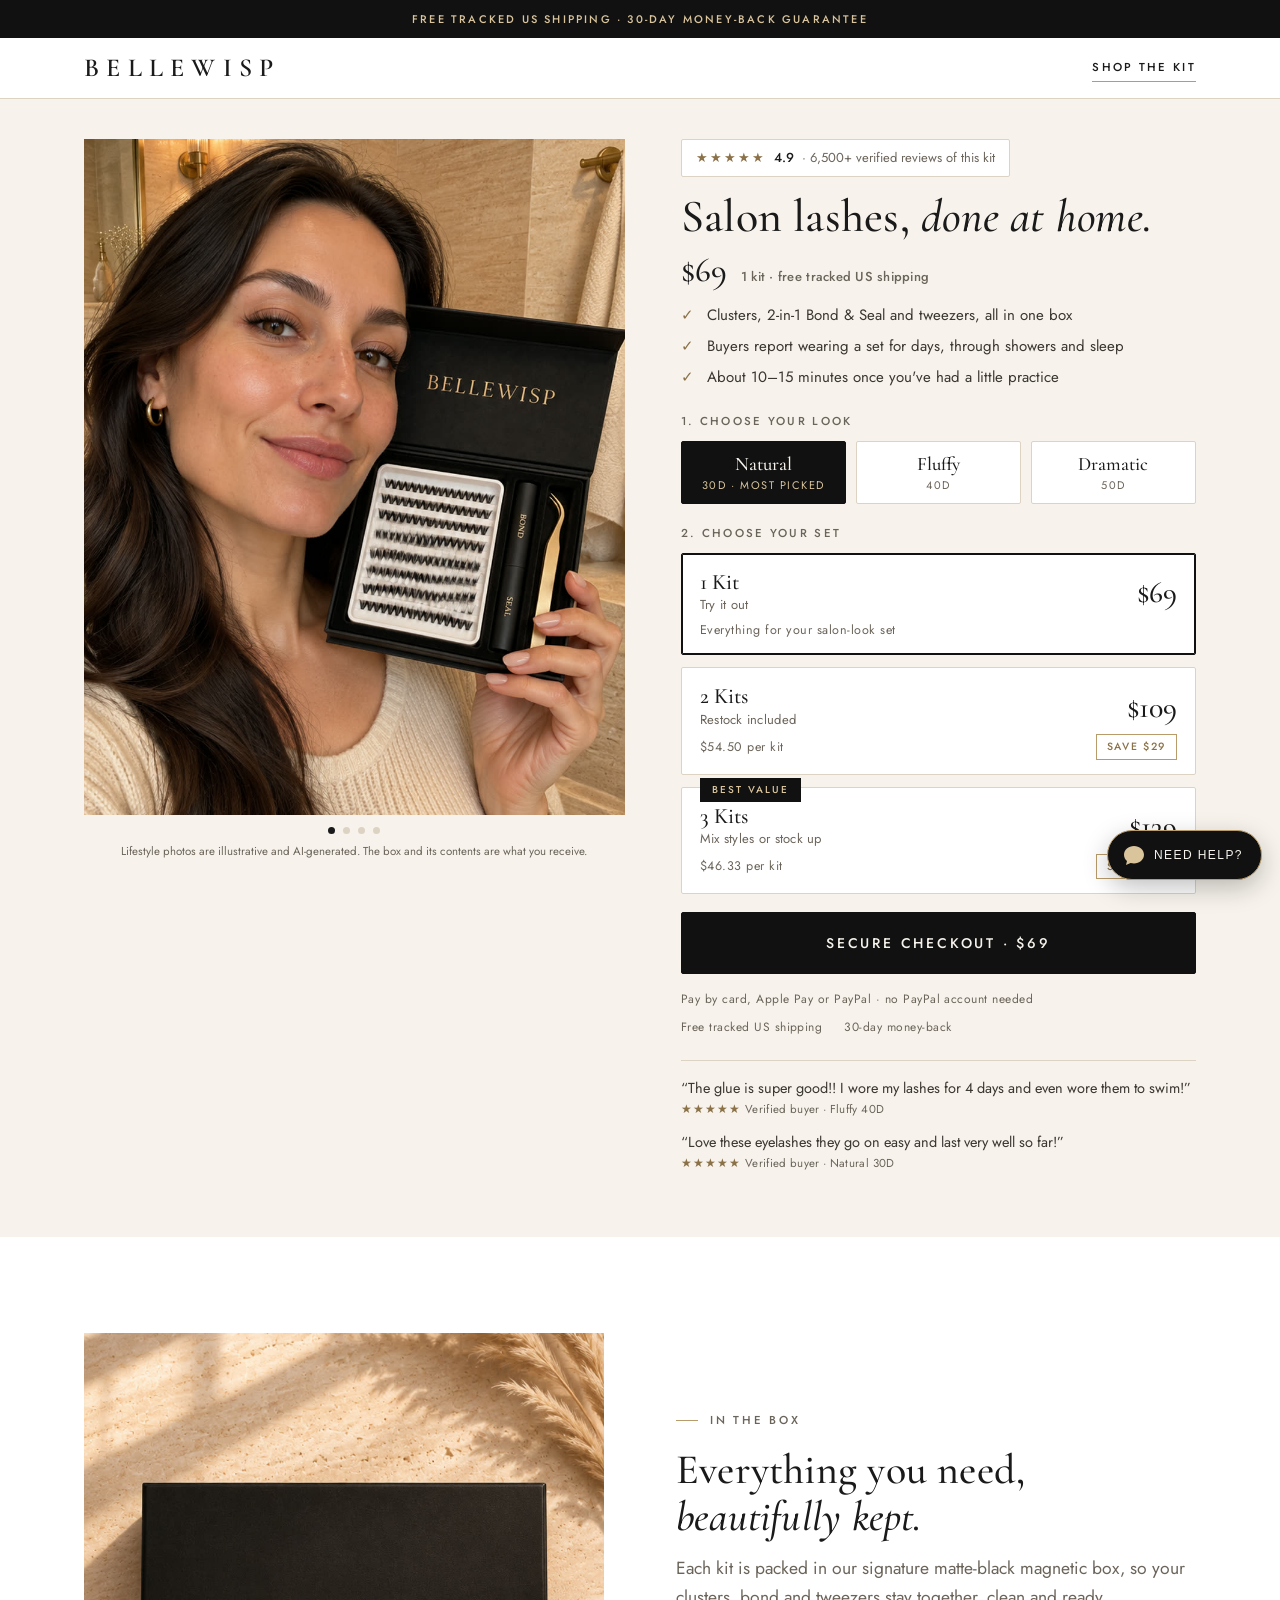
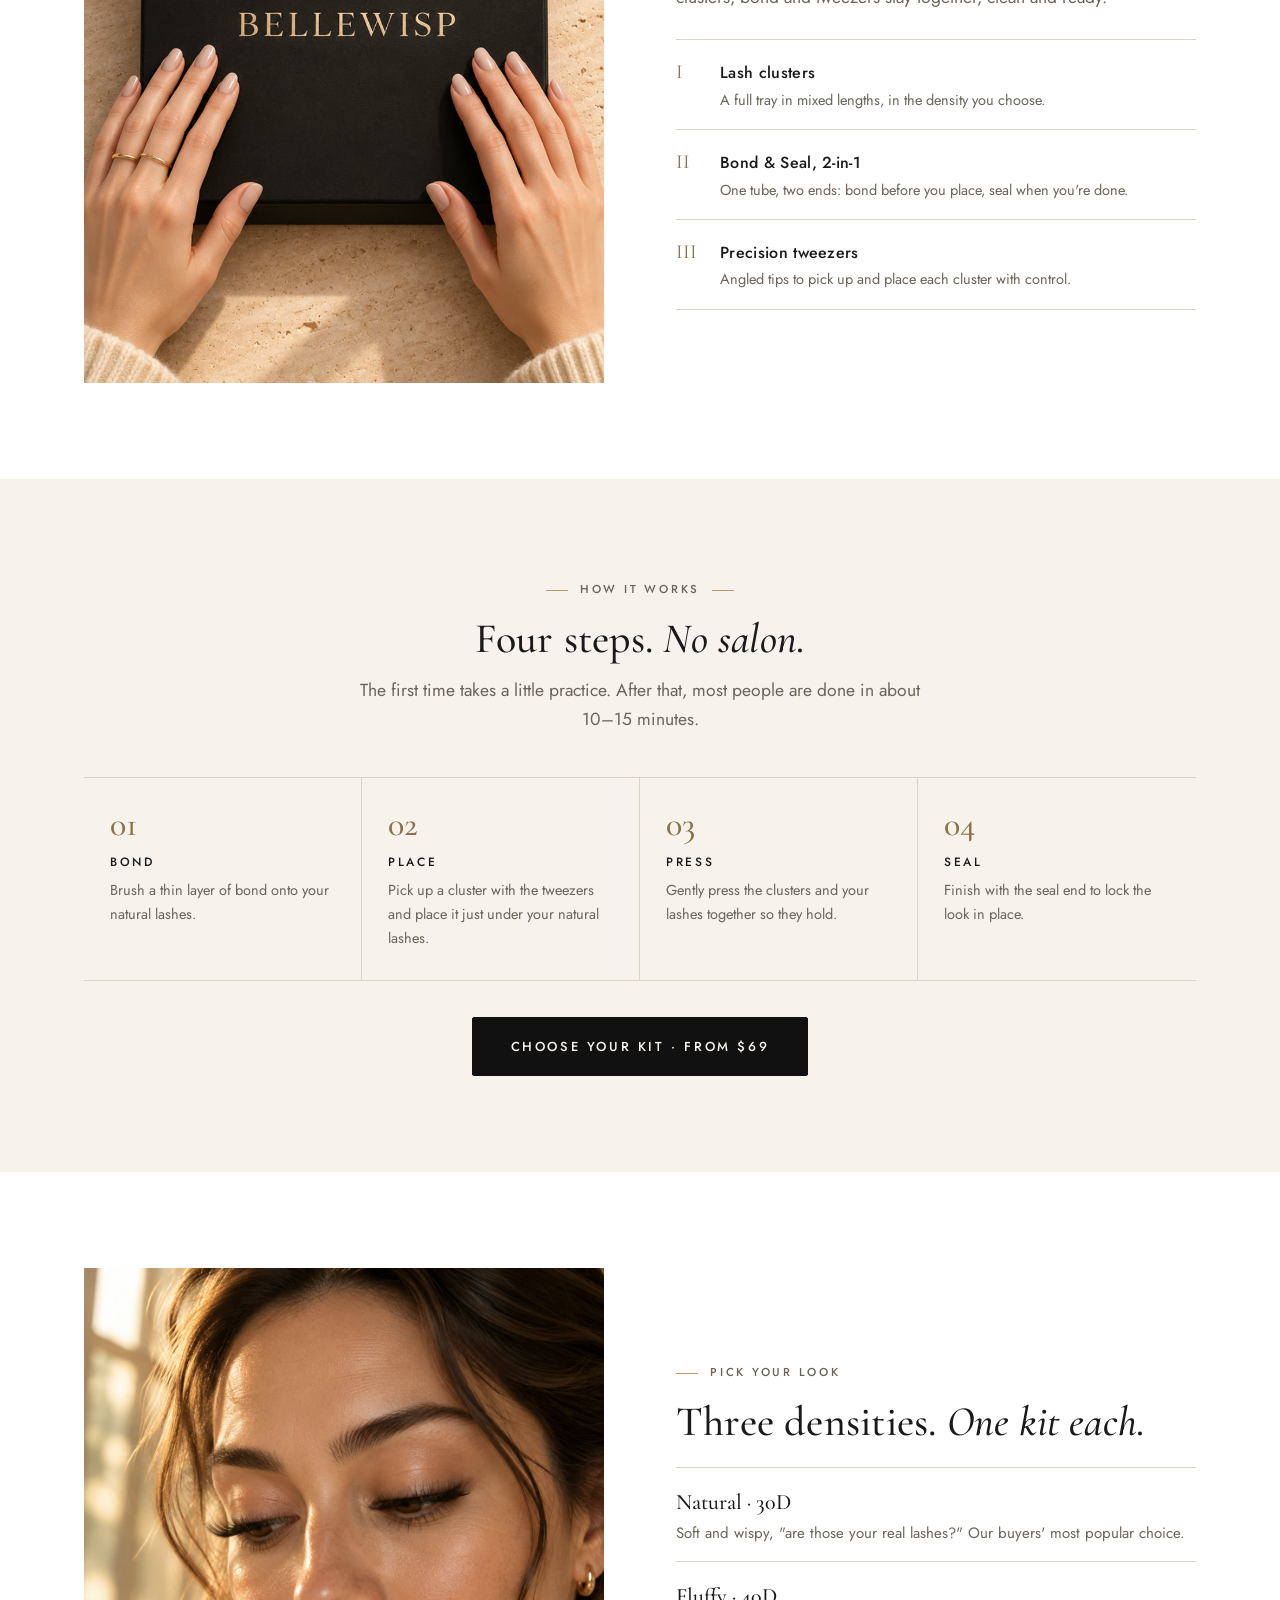
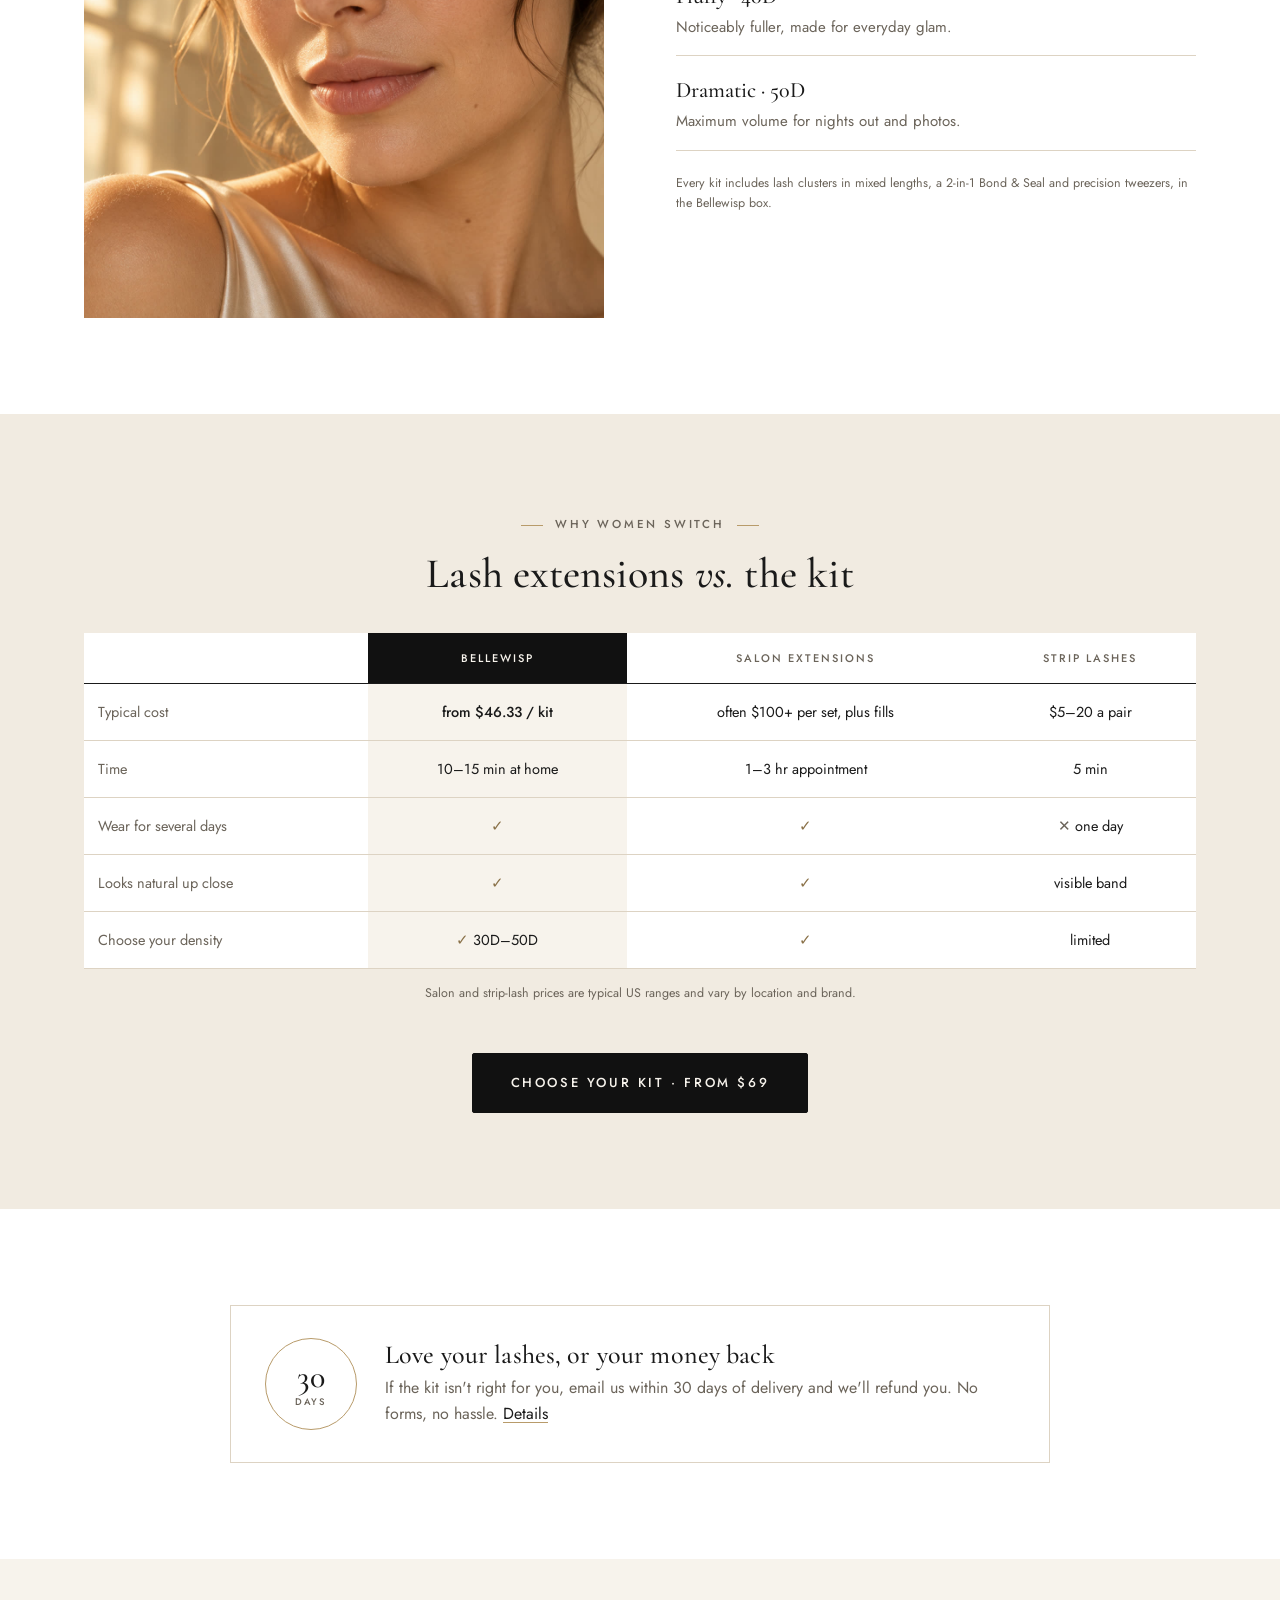
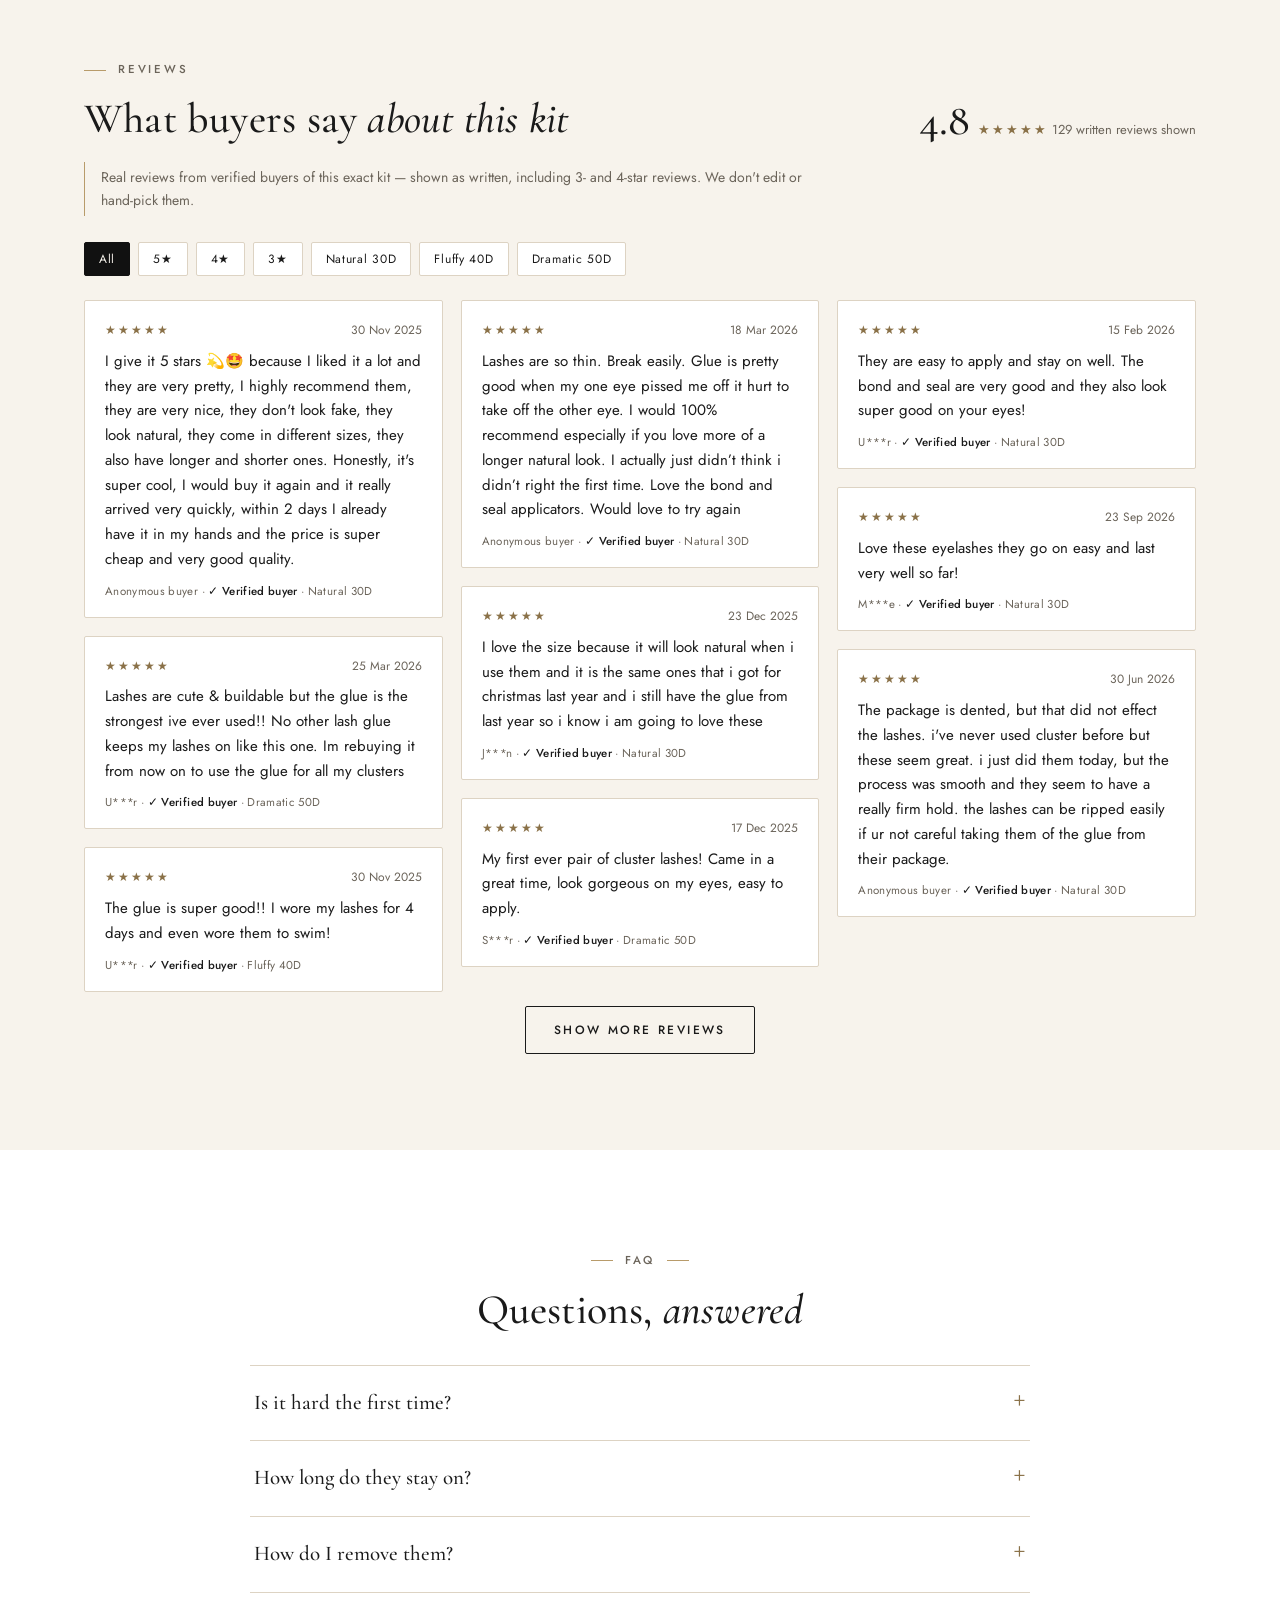
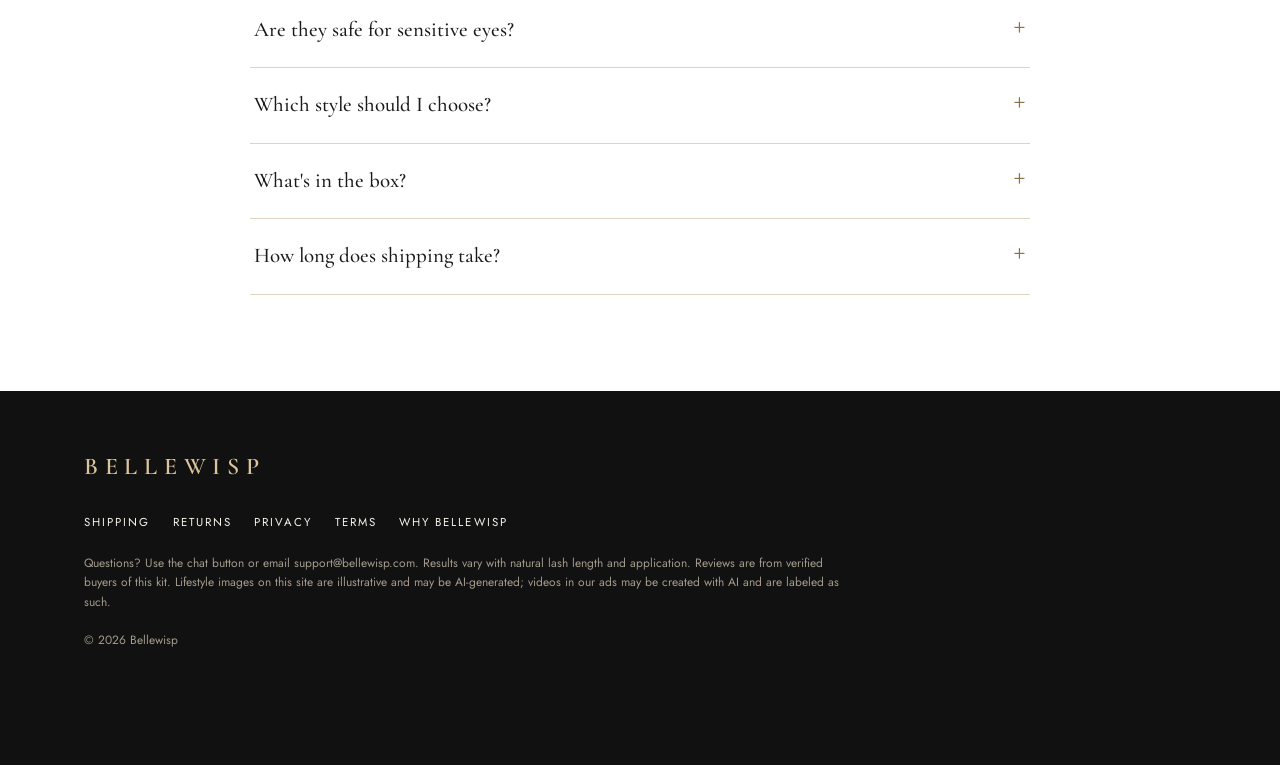
<file: index.html>
<!doctype html>
<html lang="en">
<head>
<meta charset="utf-8">
<meta name="viewport" content="width=device-width, initial-scale=1">
<title>Bellewisp — Salon Lashes, Done at Home</title>
<meta name="description" content="The Bellewisp cluster lash kit: lash clusters, a 2-in-1 Bond &amp; Seal and precision tweezers in our signature box. Salon lashes at home. Free tracked US shipping.">
<meta name="theme-color" content="#111111">
<meta property="og:type" content="website">
<meta property="og:title" content="Bellewisp — Salon Lashes, Done at Home">
<meta property="og:description" content="The at-home cluster lash kit: clusters, Bond &amp; Seal and tweezers in our signature box. Free tracked shipping · 30-day money-back guarantee.">
<meta property="og:image" content="https://bellewisp.com/assets/premium/box-black.jpg?v=2">
<link rel="icon" href="data:image/svg+xml,%3Csvg xmlns='http://www.w3.org/2000/svg' viewBox='0 0 64 64'%3E%3Crect width='64' height='64' fill='%23111111'/%3E%3Ctext x='32' y='44' font-size='34' text-anchor='middle' fill='%23C9AE7E' font-family='Georgia,serif'%3EB%3C/text%3E%3C/svg%3E">
<link rel="preconnect" href="https://fonts.googleapis.com">
<link rel="preconnect" href="https://fonts.gstatic.com" crossorigin>
<link href="https://fonts.googleapis.com/css2?family=Cormorant+Garamond:ital,wght@0,500;0,600;1,500&family=Jost:wght@300;400;500&display=swap" rel="stylesheet">
<link rel="stylesheet" href="styles.css?v=8">
<link rel="preload" as="image" href="assets/premium/p4-selfie.jpg">
<!-- Meta Pixel -->
<script>
window.META_PIXEL_ID = "3584146345123169";
if (window.META_PIXEL_ID) {
  !function(f,b,e,v,n,t,s){if(f.fbq)return;n=f.fbq=function(){n.callMethod?
  n.callMethod.apply(n,arguments):n.queue.push(arguments)};if(!f._fbq)f._fbq=n;
  n.push=n;n.loaded=!0;n.version='2.0';n.queue=[];t=b.createElement(e);t.async=!0;
  t.src=v;s=b.getElementsByTagName(e)[0];s.parentNode.insertBefore(t,s)}(window,
  document,'script','https://connect.facebook.net/en_US/fbevents.js');
  fbq('init', window.META_PIXEL_ID); fbq('track', 'PageView'); fbq('track', 'ViewContent', {content_name: 'Bellewisp cluster lash kit', content_ids: ['1kit','2kit','3kit'], content_type: 'product', value: 69.00, currency: 'USD'});
}
</script>
<noscript><img height="1" width="1" style="display:none" alt="" src="https://www.facebook.com/tr?id=3584146345123169&ev=PageView&noscript=1"></noscript>
<!-- Microsoft Clarity: paste the project id and deploy -->
<script>
window.CLARITY_ID = "zg7ny8o7dw";
if (window.CLARITY_ID) (function(c,l,a,r,i,t,y){c[a]=c[a]||function(){(c[a].q=c[a].q||[]).push(arguments)};t=l.createElement(r);t.async=1;t.src="https://www.clarity.ms/tag/"+i;y=l.getElementsByTagName(r)[0];y.parentNode.insertBefore(t,y);})(window,document,"clarity","script",window.CLARITY_ID);
</script>
</head>
<body>

<div class="topbar">Free tracked US shipping · 30-day <span class="hide-sm">money-back </span>guarantee</div>

<header>
  <div class="header-in">
    <a class="logo" href="#">Bellewisp</a>
    <a class="header-cta" href="#offer">Shop the kit</a>
  </div>
</header>

<!-- HERO = BUY BOX (21.11 CRO: price, style, bundle and checkout above the fold — Clarity showed ~1 in 8 visitors ever reached the old offer section) -->
<section class="pdp" id="offer">
  <div class="container pdp-grid">
    <div class="gallery-wrap">
      <div class="gallery" id="gallery" tabindex="0" aria-label="Product photos">
        <figure><img src="assets/premium/p4-selfie.jpg" width="900" height="1608" alt="Woman wearing soft cluster lashes, holding the open Bellewisp box with clusters, Bond and Seal and gold tweezers" loading="eager" fetchpriority="high"></figure>
        <figure><img src="assets/premium/box-black.jpg?v=2" width="1200" height="1200" alt="What's in the box: a tray of lash clusters, a dual-ended Bond / Seal tube and curved gold tweezers" loading="lazy"></figure>
        <figure><img src="assets/premium/p5-half.jpg" width="900" height="1608" alt="One eye with lash clusters, one without" loading="lazy"><figcaption>One eye done, one eye not</figcaption></figure>
        <figure><img src="assets/premium/model-closeup.jpg" width="1200" height="1500" alt="Close-up of soft, wispy cluster lashes" loading="lazy"></figure>
      </div>
      <div class="dots" id="dots" aria-hidden="true"><i class="on"></i><i></i><i></i><i></i></div>
      <p class="g-note">Lifestyle photos are illustrative and AI-generated. The box and its contents are what you receive.</p>
    </div>
    <div class="buybox">
      <a class="rating-pill" href="#reviews"><span class="stars">★★★★★</span> <b>4.9</b> · 6,500+ verified reviews of this kit</a>
      <h1>Salon lashes, <em>done at home.</em></h1>
      <div class="pdp-price"><span id="pdp-price">$69</span> <small id="pdp-per">1 kit · free tracked US shipping</small></div>
      <ul class="ticks">
        <li>Clusters, 2-in-1 Bond &amp; Seal and tweezers, all in one box</li>
        <li>Buyers report wearing a set for days, through showers and sleep</li>
        <li>About 10–15 minutes once you've had a little practice</li>
      </ul>
      <div class="opt-label">1. Choose your look</div>
      <div class="picker" id="picker">
        <button type="button" data-style="30D" class="on">Natural<small>30D · most picked</small></button>
        <button type="button" data-style="40D">Fluffy<small>40D</small></button>
        <button type="button" data-style="50D">Dramatic<small>50D</small></button>
      </div>
      <div class="opt-label">2. Choose your set</div>
      <div class="bundles">
        <div class="bundle selected" data-sku="1kit" role="button" tabindex="0">
          <h3>1 Kit</h3><p class="qty-note">Try it out</p>
          <div class="price">$69</div><div class="per">Everything for your salon-look set</div>
        </div>
        <div class="bundle" data-sku="2kit" role="button" tabindex="0">
          <h3>2 Kits</h3><p class="qty-note">Restock included</p>
          <div class="price">$109</div><div class="per">$54.50 per kit</div><span class="save">Save $29</span>
        </div>
        <div class="bundle" data-sku="3kit" role="button" tabindex="0">
          <span class="tag">BEST VALUE</span>
          <h3>3 Kits</h3><p class="qty-note">Mix styles or stock up</p>
          <div class="price">$139</div><div class="per">$46.33 per kit</div><span class="save">Save $68</span>
        </div>
      </div>
      <button class="cta-btn buy-btn" id="checkout-btn" type="button">Secure checkout · $69</button>
      <div class="secure"><span>Pay by card, Apple Pay or PayPal · no PayPal account needed</span><span>Free tracked US shipping</span><span>30-day money-back</span></div>
      <p class="mix-note" id="mix-note" hidden>Want different styles in your set? Pick them on the confirmation page after checkout.</p>
      <div class="mini-revs">
        <blockquote>“The glue is super good!! I wore my lashes for 4 days and even wore them to swim!”<cite>Verified buyer · Fluffy 40D</cite></blockquote>
        <blockquote>“Love these eyelashes they go on easy and last very well so far!”<cite>Verified buyer · Natural 30D</cite></blockquote>
      </div>
    </div>
  </div>
</section>

<!-- IN THE BOX -->
<section class="section">
  <div class="container split">
    <div class="split-img tall"><img src="assets/premium/p2-unbox.jpg" width="900" height="1609" alt="Hands resting on the closed black Bellewisp box" loading="lazy"></div>
    <div>
      <span class="eyebrow">In the box</span>
      <h2>Everything you need, <em>beautifully kept.</em></h2>
      <p class="lead">Each kit is packed in our signature matte-black magnetic box, so your clusters, bond and tweezers stay together, clean and ready.</p>
      <ul class="contents">
        <li><span class="n">I</span><div><b>Lash clusters</b><span>A full tray in mixed lengths, in the density you choose.</span></div></li>
        <li><span class="n">II</span><div><b>Bond &amp; Seal, 2-in-1</b><span>One tube, two ends: bond before you place, seal when you're done.</span></div></li>
        <li><span class="n">III</span><div><b>Precision tweezers</b><span>Angled tips to pick up and place each cluster with control.</span></div></li>
      </ul>
    </div>
  </div>
</section>

<!-- HOW IT WORKS -->
<section class="section soft">
  <div class="container center">
    <span class="eyebrow">How it works</span>
    <h2>Four steps. <em>No salon.</em></h2>
    <p class="lead">The first time takes a little practice. After that, most people are done in about 10–15 minutes.</p>
    <div class="steps">
      <div class="step"><b>01</b><h3>Bond</h3><p>Brush a thin layer of bond onto your natural lashes.</p></div>
      <div class="step"><b>02</b><h3>Place</h3><p>Pick up a cluster with the tweezers and place it just under your natural lashes.</p></div>
      <div class="step"><b>03</b><h3>Press</h3><p>Gently press the clusters and your lashes together so they hold.</p></div>
      <div class="step"><b>04</b><h3>Seal</h3><p>Finish with the seal end to lock the look in place.</p></div>
    </div>
    <a class="cta-btn band-btn" href="#offer">Choose your kit · from $69</a>
  </div>
</section>

<!-- STYLES -->
<section class="section">
  <div class="container style-grid">
    <div class="style-card"><img src="assets/premium/model-closeup.jpg" width="1200" height="1500" alt="Editorial close-up of a woman wearing soft cluster lashes" loading="lazy"></div>
    <div>
      <span class="eyebrow">Pick your look</span>
      <h2>Three densities. <em>One kit each.</em></h2>
      <div class="densities">
        <p><b>Natural · 30D</b>Soft and wispy, "are those your real lashes?" Our buyers' most popular choice.</p>
        <p><b>Fluffy · 40D</b>Noticeably fuller, made for everyday glam.</p>
        <p><b>Dramatic · 50D</b>Maximum volume for nights out and photos.</p>
      </div>
      <p class="note">Every kit includes lash clusters in mixed lengths, a 2-in-1 Bond &amp; Seal and precision tweezers, in the Bellewisp box.</p>
    </div>
  </div>
</section>

<!-- COMPARE -->
<section class="section stone">
  <div class="container center">
    <span class="eyebrow">Why women switch</span>
    <h2>Lash extensions <em>vs.</em> the kit</h2>
    <div class="compare-wrap">
    <table class="compare">
      <tr><th></th><th class="us">Bellewisp</th><th>Salon extensions</th><th>Strip lashes</th></tr>
      <tr><td>Typical cost</td><td class="us"><b>from $46.33 / kit</b></td><td>often $100+ per set, plus fills</td><td>$5–20 a pair</td></tr>
      <tr><td>Time</td><td class="us">10–15 min at home</td><td>1–3 hr appointment</td><td>5 min</td></tr>
      <tr><td>Wear for several days</td><td class="us"><span class="yes">✓</span></td><td><span class="yes">✓</span></td><td><span class="no">✕</span> one day</td></tr>
      <tr><td>Looks natural up close</td><td class="us"><span class="yes">✓</span></td><td><span class="yes">✓</span></td><td>visible band</td></tr>
      <tr><td>Choose your density</td><td class="us"><span class="yes">✓</span> 30D–50D</td><td><span class="yes">✓</span></td><td>limited</td></tr>
    </table>
    </div>
    <p class="note" style="margin-top:14px">Salon and strip-lash prices are typical US ranges and vary by location and brand.</p>
    <a class="cta-btn band-btn" href="#offer">Choose your kit · from $69</a>
  </div>
</section>

<!-- GUARANTEE -->
<section class="section">
  <div class="container">
    <div class="guarantee">
      <div class="seal">30<small>DAYS</small></div>
      <div><h3 style="margin-bottom:6px">Love your lashes, or your money back</h3><p style="margin:0;color:var(--muted)">If the kit isn't right for you, email us within 30 days of delivery and we'll refund you. No forms, no hassle. <a href="policies/returns.html">Details</a></p></div>
    </div>
  </div>
</section>

<!-- REVIEWS -->
<section class="section soft" id="reviews">
  <div class="container">
    <div class="rev-head">
      <div><span class="eyebrow">Reviews</span><h2 style="margin:0">What buyers say <em>about this kit</em></h2></div>
      <div class="rev-score"><b id="rev-avg">–</b><span class="stars">★★★★★</span> <span id="rev-n"></span></div>
    </div>
    <div class="rev-source">
      Real reviews from verified buyers of this exact kit — shown as written, including 3- and 4-star reviews. We don't edit or hand-pick them.
    </div>
    <div class="rev-filter" id="rev-filter">
      <button type="button" data-f="all" class="on">All</button>
      <button type="button" data-f="5">5★</button>
      <button type="button" data-f="4">4★</button>
      <button type="button" data-f="3">3★</button>
      <button type="button" data-f="30D">Natural 30D</button>
      <button type="button" data-f="40D">Fluffy 40D</button>
      <button type="button" data-f="50D">Dramatic 50D</button>
    </div>
    <div class="rev-grid" id="rev-grid"></div>
    <button class="more-btn" id="rev-more" type="button">Show more reviews</button>
  </div>
</section>

<!-- FAQ -->
<section class="section">
  <div class="container center">
    <span class="eyebrow">FAQ</span>
    <h2>Questions, <em>answered</em></h2>
    <div class="faq" style="text-align:left">
      <details><summary>Is it hard the first time?</summary><p>There's a small learning curve — expect your first set to take a bit longer. Start with fewer clusters on the outer corners, then build in. Many first-time buyers in the reviews say it was easier than they expected.</p></details>
      <details><summary>How long do they stay on?</summary><p>It depends on your lashes and routine. Buyers commonly report wearing a set for several days, including through showers and sleep, when the seal is applied. Avoid oil-based products near your lashes while wearing them.</p></details>
      <details><summary>How do I remove them?</summary><p>Use an oil-based lash or makeup remover, let it soften the bond for a minute, then slide the clusters off gently. Never pull them off dry — that can take natural lashes with them.</p></details>
      <details><summary>Are they safe for sensitive eyes?</summary><p>The bond is applied to your lashes, not your skin or eye. If you have sensitive eyes or allergies, do a patch test 24 hours before your first use and stop using it if you notice irritation. Not for use on children.</p></details>
      <details><summary>Which style should I choose?</summary><p>Not sure? Go with Natural (30D) — it's the most popular choice by far among buyers of this kit. Want to try more than one? The 3-kit bundle lets you mix styles.</p></details>
      <details><summary>What's in the box?</summary><p>Each kit arrives in our signature black Bellewisp box: a tray of lash clusters in mixed lengths (in the style you choose), a 2-in-1 Bond &amp; Seal and precision tweezers.</p></details>
      <details><summary>How long does shipping take?</summary><p>Each kit is packed in our signature box, so orders are dispatched within 5&#8288;–&#8288;10 business days. US delivery then typically takes 5&#8288;–&#8288;10 business days after dispatch, and you'll get a tracking number by email. Shipping is free. <a href="policies/shipping.html">Shipping policy</a></p></details>
    </div>
  </div>
</section>

<footer>
  <div class="container">
    <div class="f-logo">Bellewisp</div>
    <a href="policies/shipping.html">Shipping</a><a href="policies/returns.html">Returns</a><a href="policies/privacy.html">Privacy</a><a href="policies/terms.html">Terms</a><a href="reasons.html">Why Bellewisp</a>
    <p class="disc">Questions? Use the chat button or email support@bellewisp.com. Results vary with natural lash length and application. Reviews are from verified buyers of this kit. Lifestyle images on this site are illustrative and may be AI-generated; videos in our ads may be created with AI and are labeled as such.</p>
    <p class="disc">© 2026 Bellewisp</p>
  </div>
</footer>

<!-- small rotating verified-review toast (real reviews of this kit only) -->
<div class="proof-toast" id="proof-toast" hidden role="status" aria-live="polite">
  <div class="proof-stars">★★★★★</div>
  <p id="proof-text"></p>
  <div class="proof-who"><span id="proof-name"></span> · ✓ Verified buyer</div>
  <button class="proof-close" id="proof-close" type="button" aria-label="Close">×</button>
</div>

<div class="sticky-cta">
  <div class="p" id="sticky-price">$69 <small>1 kit · Natural 30D</small></div>
  <button class="cta-btn" id="sticky-btn" type="button">Checkout</button>
</div>

<div class="up-bg" id="upsell" hidden>
  <div class="up" role="dialog" aria-label="Bundle offer">
    <button class="up-x" id="up-x" type="button" aria-label="Close">&times;</button>
    <h3>A quick note before checkout</h3>
    <p id="up-body"></p>
    <div id="up-opts"></div>
    <button class="up-no" id="up-no" type="button"></button>
  </div>
</div>

<script src="app.js?v=11"></script>
<script src="chat.js?v=3"></script>
</body>
</html>
</file>
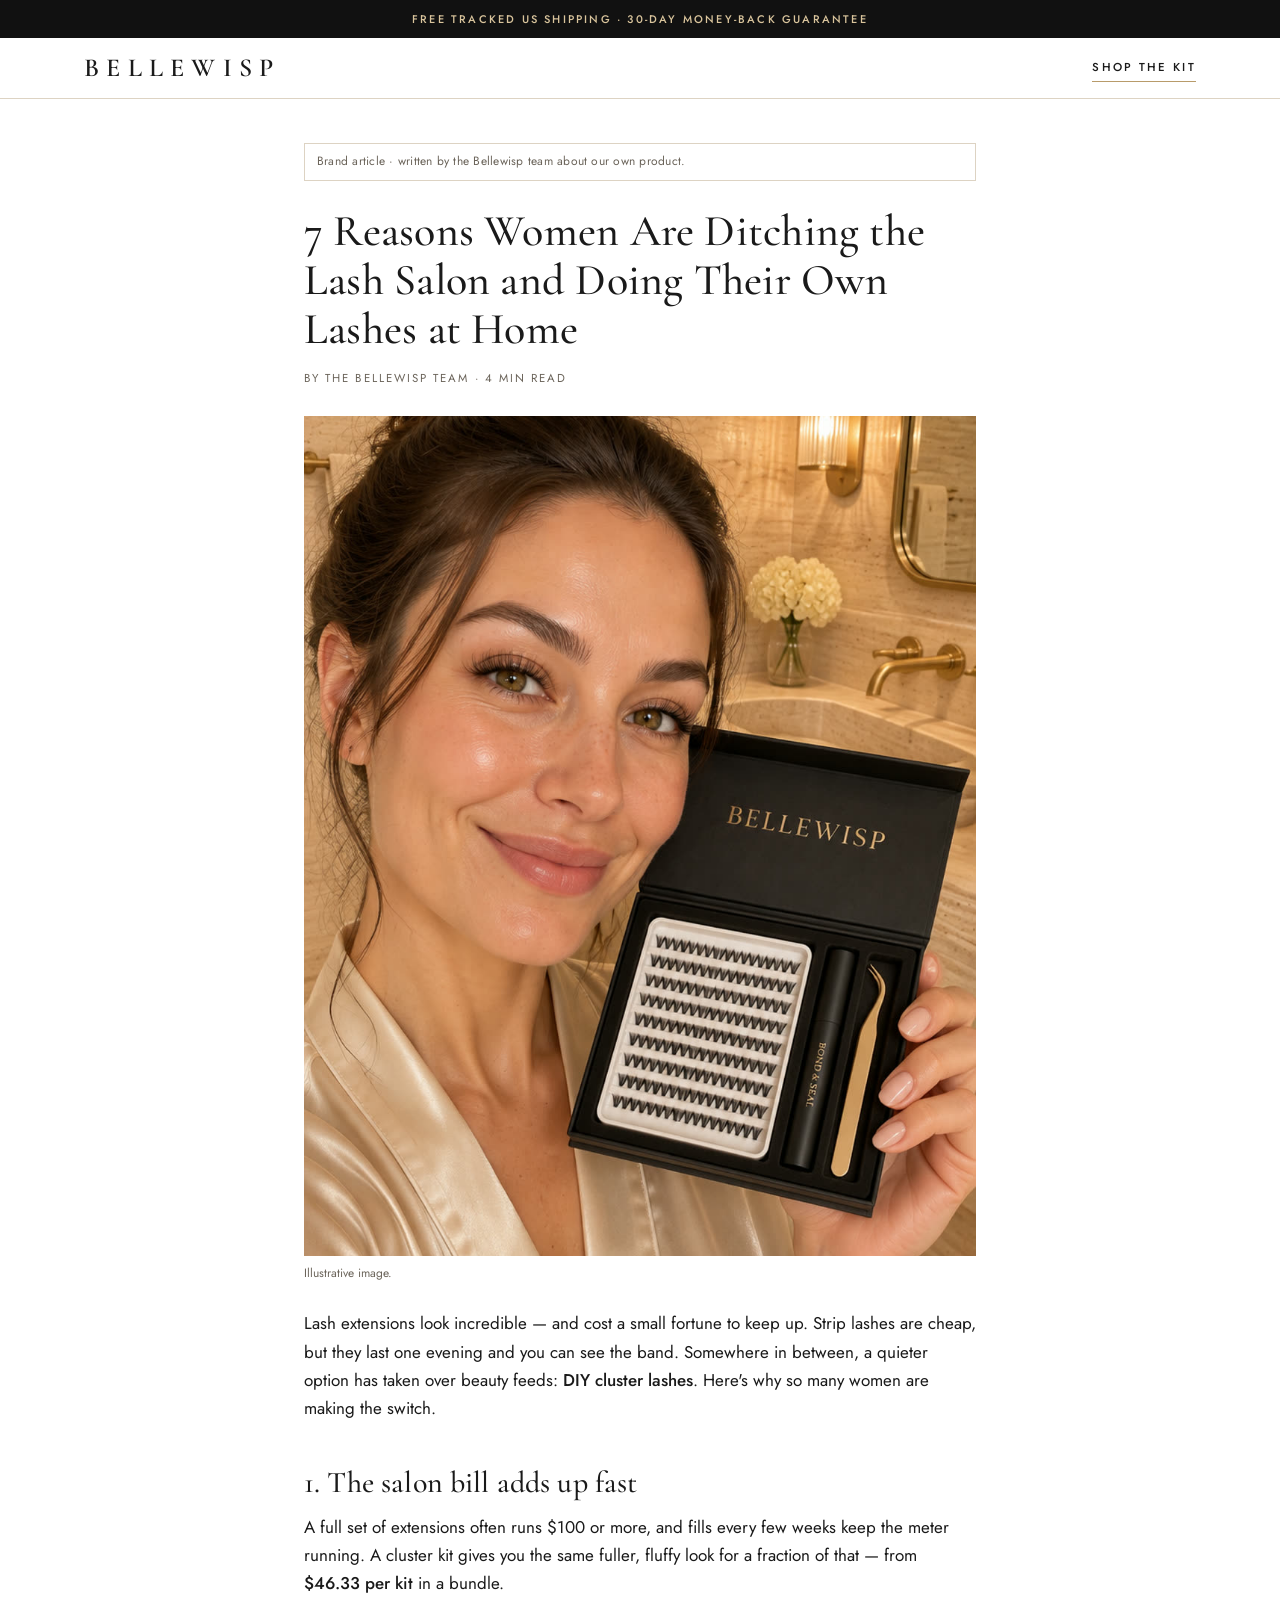
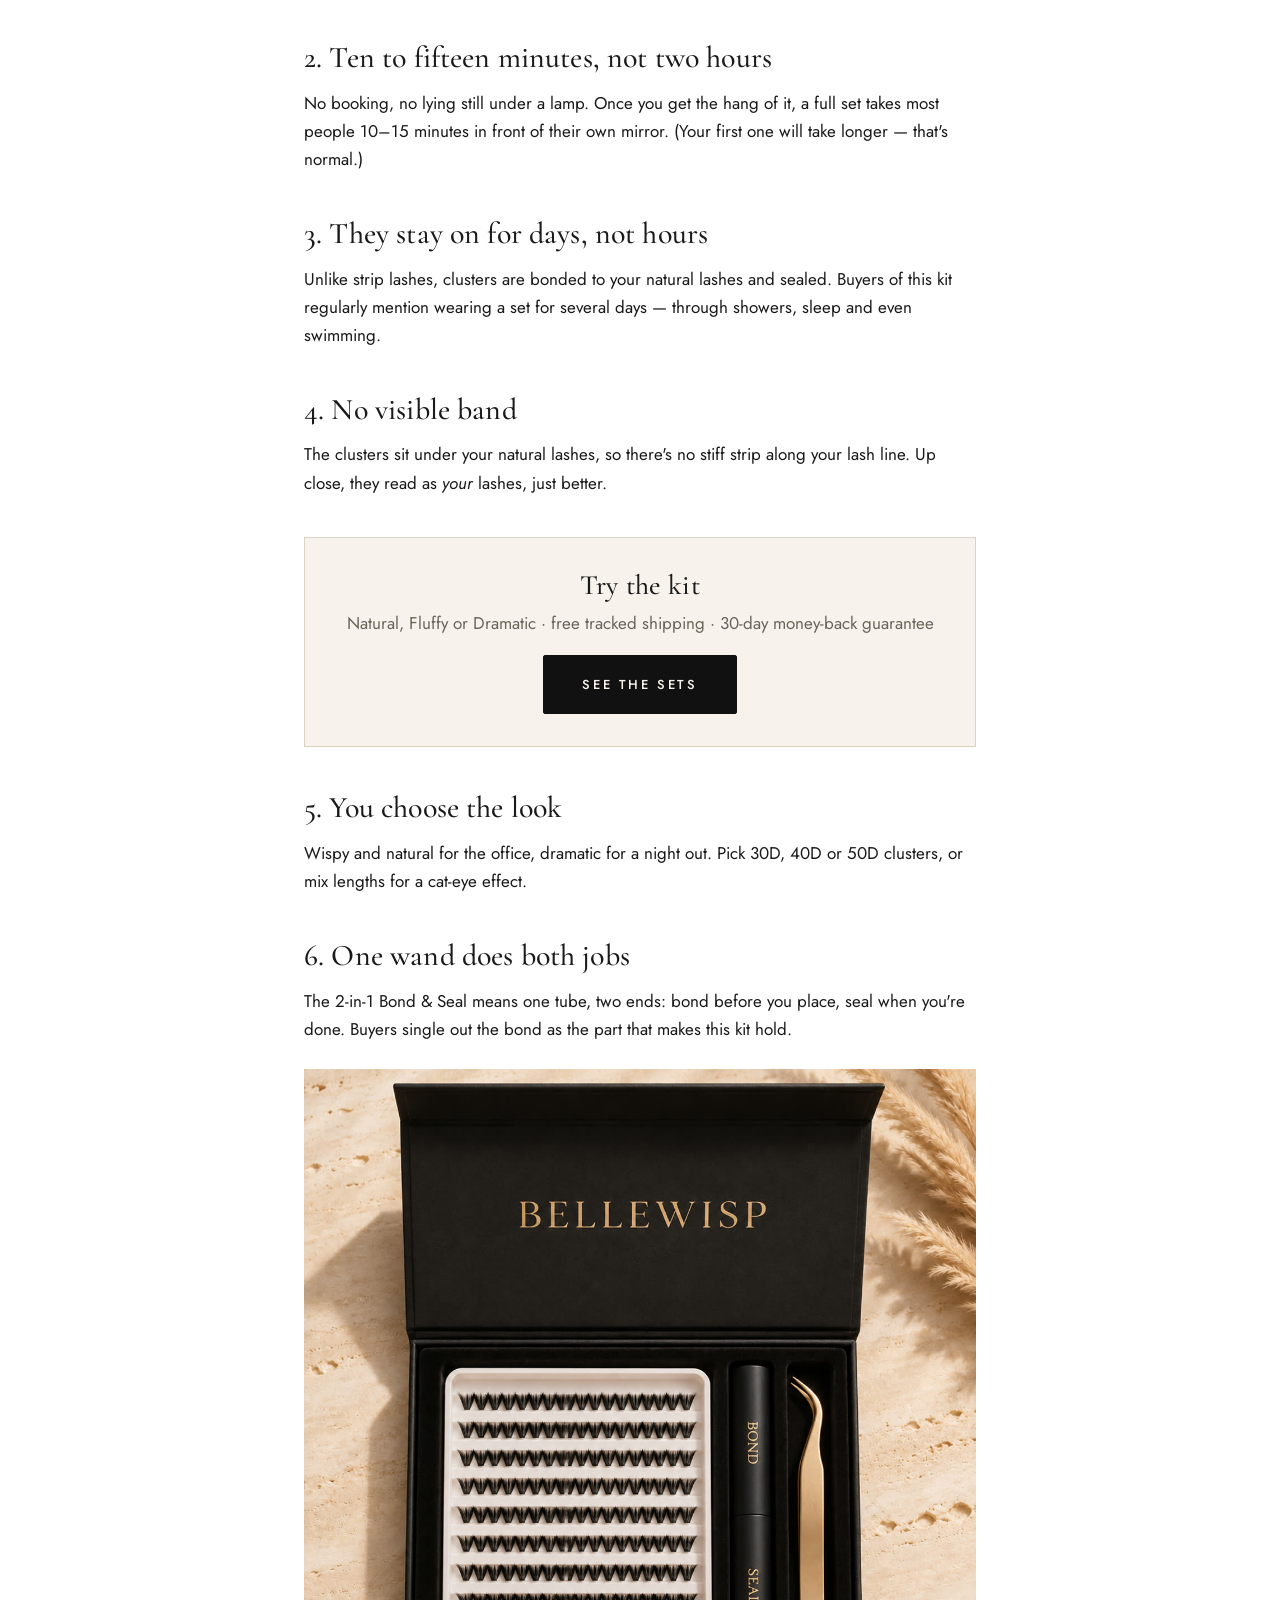
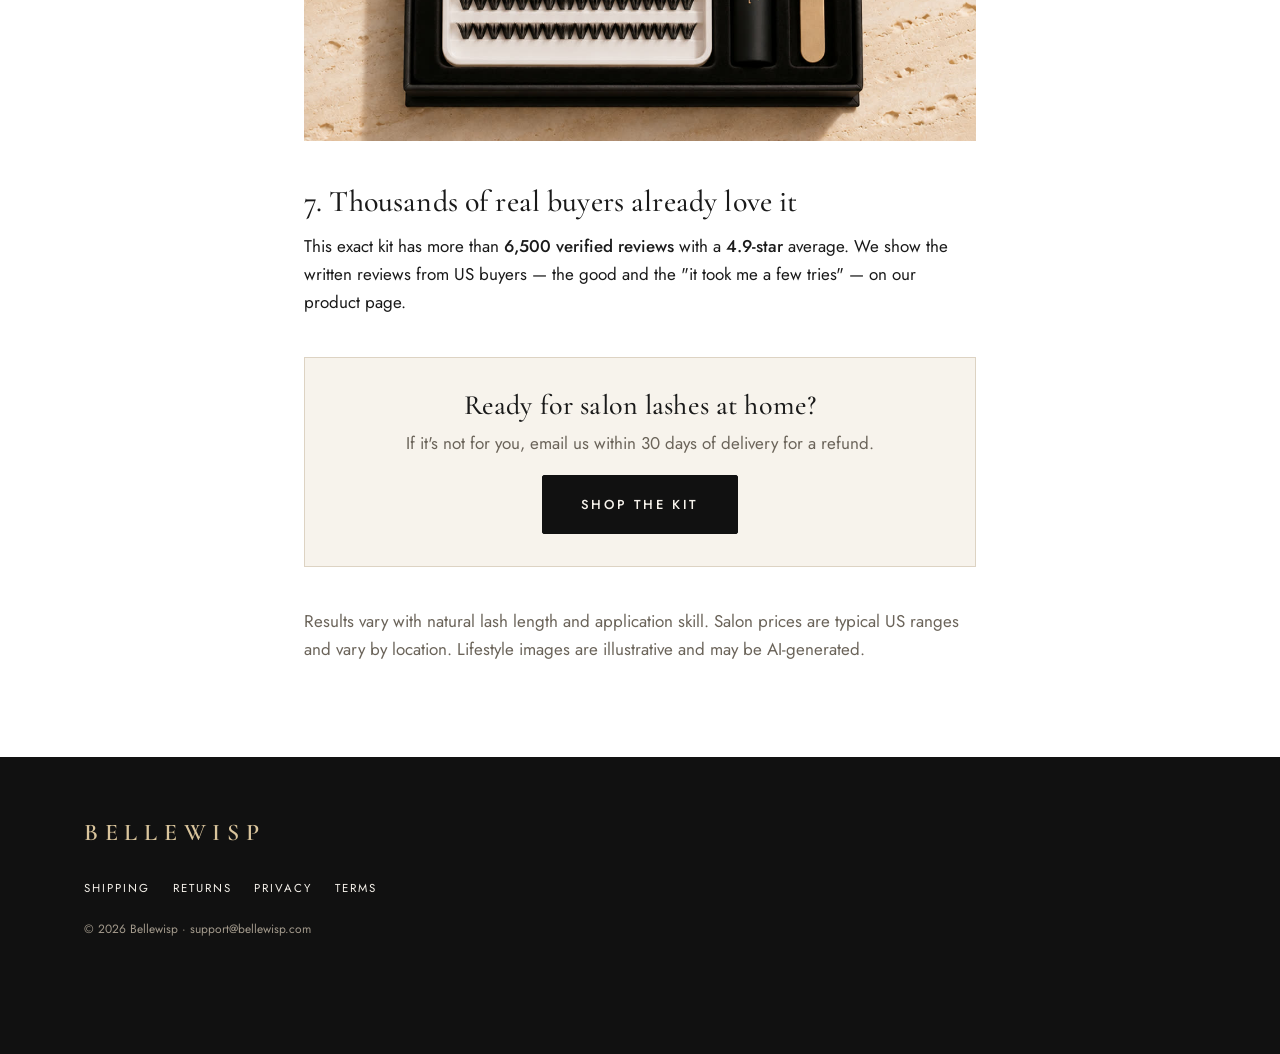
<file: reasons.html>
<!doctype html>
<html lang="en">
<head>
<meta charset="utf-8">
<meta name="viewport" content="width=device-width, initial-scale=1">
<title>7 Reasons Women Are Doing Their Own Lashes at Home | Bellewisp</title>
<meta name="description" content="Why DIY cluster lashes are replacing salon extensions and strip lashes — cost, time, and the look.">
<meta name="theme-color" content="#111111">
<meta property="og:image" content="https://bellewisp.com/assets/premium/p1-selfie-box.jpg">
<link rel="icon" href="data:image/svg+xml,%3Csvg xmlns='http://www.w3.org/2000/svg' viewBox='0 0 64 64'%3E%3Crect width='64' height='64' fill='%23111111'/%3E%3Ctext x='32' y='44' font-size='34' text-anchor='middle' fill='%23C9AE7E' font-family='Georgia,serif'%3EB%3C/text%3E%3C/svg%3E">
<link rel="preconnect" href="https://fonts.googleapis.com">
<link rel="preconnect" href="https://fonts.gstatic.com" crossorigin>
<link href="https://fonts.googleapis.com/css2?family=Cormorant+Garamond:ital,wght@0,500;0,600;1,500&family=Jost:wght@300;400;500&display=swap" rel="stylesheet">
<link rel="stylesheet" href="styles.css?v=6">
<script>
window.META_PIXEL_ID = "3584146345123169";
if (window.META_PIXEL_ID) {
  !function(f,b,e,v,n,t,s){if(f.fbq)return;n=f.fbq=function(){n.callMethod?
  n.callMethod.apply(n,arguments):n.queue.push(arguments)};if(!f._fbq)f._fbq=n;
  n.push=n;n.loaded=!0;n.version='2.0';n.queue=[];t=b.createElement(e);t.async=!0;
  t.src=v;s=b.getElementsByTagName(e)[0];s.parentNode.insertBefore(t,s)}(window,
  document,'script','https://connect.facebook.net/en_US/fbevents.js');
  fbq('init', window.META_PIXEL_ID); fbq('track', 'PageView'); fbq('track', 'ViewContent', {content_name: 'reasons'});
}
</script>
<noscript><img height="1" width="1" style="display:none" alt="" src="https://www.facebook.com/tr?id=3584146345123169&ev=PageView&noscript=1"></noscript>
</head>
<body>
<div class="topbar">Free tracked US shipping · 30-day <span class="hide-sm">money-back </span>guarantee</div>
<header>
  <div class="header-in">
    <a class="logo" href="index.html">Bellewisp</a>
    <a class="header-cta" href="index.html#offer">Shop the kit</a>
  </div>
</header>
<article class="art">
  <div class="disclose">Brand article · written by the Bellewisp team about our own product.</div>
  <h1>7 Reasons Women Are Ditching the Lash Salon and Doing Their Own Lashes at Home</h1>
  <div class="byline">By the Bellewisp team · 4 min read</div>

  <figure>
    <img src="assets/premium/p1-selfie-box.jpg" width="900" height="1609" alt="Woman in a travertine bathroom holding the open Bellewisp box, wearing cluster lashes" style="aspect-ratio:4/5;object-fit:cover;object-position:center 30%">
    <figcaption>Illustrative image.</figcaption>
  </figure>

  <p>Lash extensions look incredible — and cost a small fortune to keep up. Strip lashes are cheap, but they last one evening and you can see the band. Somewhere in between, a quieter option has taken over beauty feeds: <b>DIY cluster lashes</b>. Here's why so many women are making the switch.</p>

  <h2>1. The salon bill adds up fast</h2>
  <p>A full set of extensions often runs $100 or more, and fills every few weeks keep the meter running. A cluster kit gives you the same fuller, fluffy look for a fraction of that — from <b>$46.33 per kit</b> in a bundle.</p>

  <h2>2. Ten to fifteen minutes, not two hours</h2>
  <p>No booking, no lying still under a lamp. Once you get the hang of it, a full set takes most people 10–15 minutes in front of their own mirror. (Your first one will take longer — that's normal.)</p>

  <h2>3. They stay on for days, not hours</h2>
  <p>Unlike strip lashes, clusters are bonded to your natural lashes and sealed. Buyers of this kit regularly mention wearing a set for several days — through showers, sleep and even swimming.</p>

  <h2>4. No visible band</h2>
  <p>The clusters sit under your natural lashes, so there's no stiff strip along your lash line. Up close, they read as <i>your</i> lashes, just better.</p>

  <div class="box">
    <h3 style="margin-bottom:8px">Try the kit</h3>
    <p style="margin:0 0 18px;color:var(--muted)">Natural, Fluffy or Dramatic · free tracked shipping · 30-day money-back guarantee</p>
    <a class="cta-btn" href="index.html#offer">See the sets</a>
  </div>

  <h2>5. You choose the look</h2>
  <p>Wispy and natural for the office, dramatic for a night out. Pick 30D, 40D or 50D clusters, or mix lengths for a cat-eye effect.</p>

  <h2>6. One wand does both jobs</h2>
  <p>The 2-in-1 Bond &amp; Seal means one tube, two ends: bond before you place, seal when you're done. Buyers single out the bond as the part that makes this kit hold.</p>

  <figure>
    <img src="assets/premium/box-black.jpg?v=2" width="1200" height="1200" alt="The open Bellewisp box: lash cluster tray, Bond and Seal tube and gold tweezers" loading="lazy">
  </figure>

  <h2>7. Thousands of real buyers already love it</h2>
  <p>This exact kit has more than <b>6,500 verified reviews</b> with a <b>4.9-star</b> average. We show the written reviews from US buyers — the good and the "it took me a few tries" — on our product page.</p>

  <div class="box">
    <h3 style="margin-bottom:8px">Ready for salon lashes at home?</h3>
    <p style="margin:0 0 18px;color:var(--muted)">If it's not for you, email us within 30 days of delivery for a refund.</p>
    <a class="cta-btn" href="index.html#offer">Shop the kit</a>
  </div>
  <p class="note">Results vary with natural lash length and application skill. Salon prices are typical US ranges and vary by location. Lifestyle images are illustrative and may be AI-generated.</p>
</article>
<footer>
  <div class="container">
    <div class="f-logo">Bellewisp</div>
    <a href="policies/shipping.html">Shipping</a><a href="policies/returns.html">Returns</a><a href="policies/privacy.html">Privacy</a><a href="policies/terms.html">Terms</a>
    <p class="disc">© 2026 Bellewisp · support@bellewisp.com</p>
  </div>
</footer>
</body>
</html>
</file>
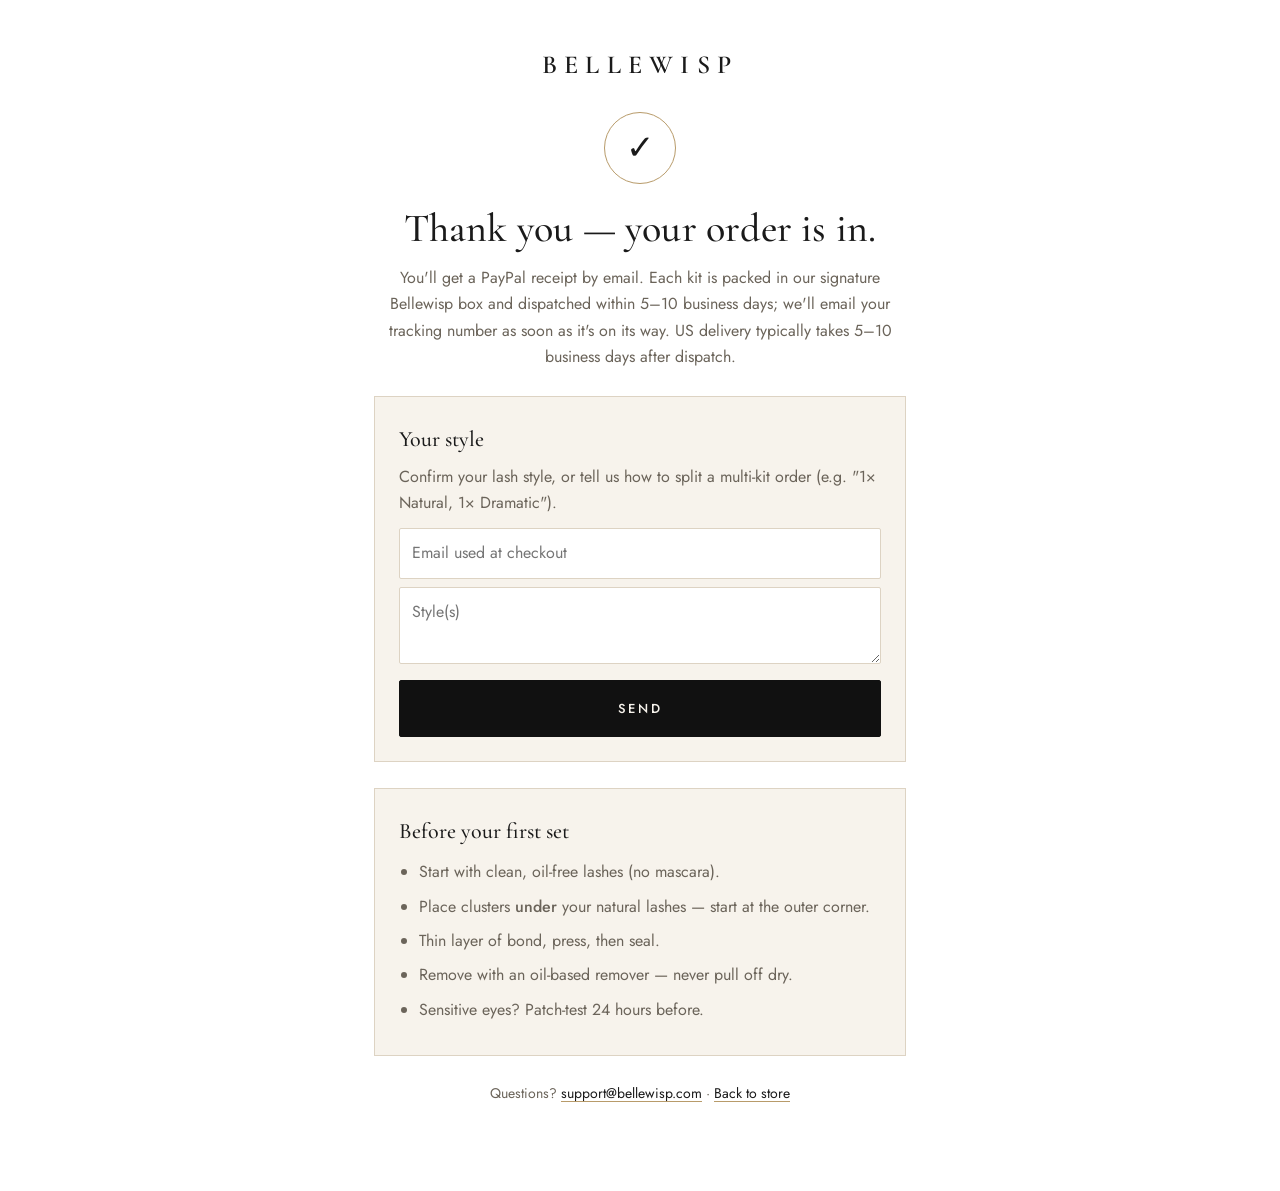
<file: thank-you.html>
<!doctype html>
<html lang="en">
<head>
<meta charset="utf-8">
<meta name="viewport" content="width=device-width, initial-scale=1">
<title>Order Confirmed | Bellewisp</title>
<meta name="robots" content="noindex">
<meta name="theme-color" content="#111111">
<link rel="icon" href="data:image/svg+xml,%3Csvg xmlns='http://www.w3.org/2000/svg' viewBox='0 0 64 64'%3E%3Crect width='64' height='64' fill='%23111111'/%3E%3Ctext x='32' y='44' font-size='34' text-anchor='middle' fill='%23C9AE7E' font-family='Georgia,serif'%3EB%3C/text%3E%3C/svg%3E">
<link rel="preconnect" href="https://fonts.googleapis.com">
<link rel="preconnect" href="https://fonts.gstatic.com" crossorigin>
<link href="https://fonts.googleapis.com/css2?family=Cormorant+Garamond:ital,wght@0,500;0,600;1,500&family=Jost:wght@300;400;500&display=swap" rel="stylesheet">
<link rel="stylesheet" href="styles.css?v=6">
<style>
.ty{max-width:580px;margin:0 auto;padding:52px 24px 72px;text-align:center}
.ty .logo{display:inline-block;margin-bottom:34px}
.ty .ok{width:72px;height:72px;border-radius:50%;border:1px solid var(--gold);color:var(--ink);font-family:var(--serif);font-size:34px;line-height:72px;margin:0 auto 22px}
.ty h1{font-size:40px}
.ty p{color:var(--muted)}
.ty .box{text-align:left;background:var(--ivory);border:1px solid var(--line);padding:24px 24px;margin:26px 0}
.ty .box > b{font-family:var(--serif);font-size:22px;font-weight:500}
.ty .box li{margin-bottom:8px}
.ty input,.ty textarea{width:100%;border:1px solid var(--line);border-radius:2px;padding:11px 12px;font:inherit;font-size:16px;margin-bottom:8px;background:#fff}
</style>
<script>
window.META_PIXEL_ID = "3584146345123169";
if (window.META_PIXEL_ID) {
  !function(f,b,e,v,n,t,s){if(f.fbq)return;n=f.fbq=function(){n.callMethod?
  n.callMethod.apply(n,arguments):n.queue.push(arguments)};if(!f._fbq)f._fbq=n;
  n.push=n;n.loaded=!0;n.version='2.0';n.queue=[];t=b.createElement(e);t.async=!0;
  t.src=v;s=b.getElementsByTagName(e)[0];s.parentNode.insertBefore(t,s)}(window,
  document,'script','https://connect.facebook.net/en_US/fbevents.js');
  fbq('init', window.META_PIXEL_ID); fbq('track', 'PageView');
  // Purchase: PayPal auto-returns here. Fire once, only for a checkout started in the last 3 hours.
  (function () {
    try {
      var p = JSON.parse(localStorage.getItem('bw_pending') || 'null');
      if (!p || !p.ts || Date.now() - p.ts > 3 * 3600 * 1000) return;
      if (localStorage.getItem('bw_fired') === String(p.ts)) return;
      fbq('track', 'Purchase', { value: p.value, currency: 'USD', content_name: p.sku + ' ' + p.style });
      localStorage.setItem('bw_fired', String(p.ts));
    } catch (e) {}
  })();
}
</script>
</head>
<body>
<div class="ty">
  <a class="logo" href="index.html">Bellewisp</a>
  <div class="ok">✓</div>
  <h1>Thank you — your order is in.</h1>
  <p>You'll get a PayPal receipt by email. Each kit is packed in our signature Bellewisp box and dispatched within 5&#8288;–&#8288;10 business days; we'll email your tracking number as soon as it's on its way. US delivery typically takes 5&#8288;–&#8288;10 business days after dispatch.</p>

  <div class="box">
    <b>Your style</b>
    <p style="margin:6px 0 12px" id="style-line">Confirm your lash style, or tell us how to split a multi-kit order (e.g. "1× Natural, 1× Dramatic").</p>
    <form id="style-form">
      <input type="email" name="email" placeholder="Email used at checkout" required>
      <textarea name="style" rows="2" placeholder="Style(s)"></textarea>
      <input type="text" name="_honey" style="display:none">
      <button class="cta-btn" type="submit" style="width:100%">Send</button>
      <p id="style-done" style="display:none;color:var(--ink);font-weight:500;margin-top:10px">✓ Got it — thank you.</p>
    </form>
  </div>

  <div class="box">
    <b>Before your first set</b>
    <ul style="margin:10px 0 0;padding-left:20px;color:var(--muted)">
      <li>Start with clean, oil-free lashes (no mascara).</li>
      <li>Place clusters <b>under</b> your natural lashes — start at the outer corner.</li>
      <li>Thin layer of bond, press, then seal.</li>
      <li>Remove with an oil-based remover — never pull off dry.</li>
      <li>Sensitive eyes? Patch-test 24 hours before.</li>
    </ul>
  </div>
  <p style="font-size:14px">Questions? <a href="mailto:support@bellewisp.com">support@bellewisp.com</a> · <a href="index.html">Back to store</a></p>
</div>
<script>
(function () {
  var p = null; try { p = JSON.parse(localStorage.getItem('bw_pending') || 'null'); } catch (e) {}
  var names = { "30D": "Natural 30D", "40D": "Fluffy 40D", "50D": "Dramatic 50D" };
  var f = document.getElementById('style-form');
  // form.style is the CSS declaration, so reach the fields through form.elements
  var styleField = f.elements['style'], emailField = f.elements['email'];
  if (p && p.style) styleField.value = (p.sku || '') + ' — ' + (names[p.style] || p.style);
  f.addEventListener('submit', function (e) {
    e.preventDefault();
    if (f.elements['_honey'].value) return;
    fetch('https://formsubmit.co/ajax/ronosvaro@gmail.com', {
      method: 'POST', headers: { 'Content-Type': 'application/json', Accept: 'application/json' },
      body: JSON.stringify({ email: emailField.value, style: styleField.value, _subject: 'Bellewisp order style', _captcha: 'false', _template: 'table' })
    }).then(function () { document.getElementById('style-done').style.display = 'block'; f.querySelector('button').disabled = true; });
  });
})();
</script>
</body>
</html>
</file>
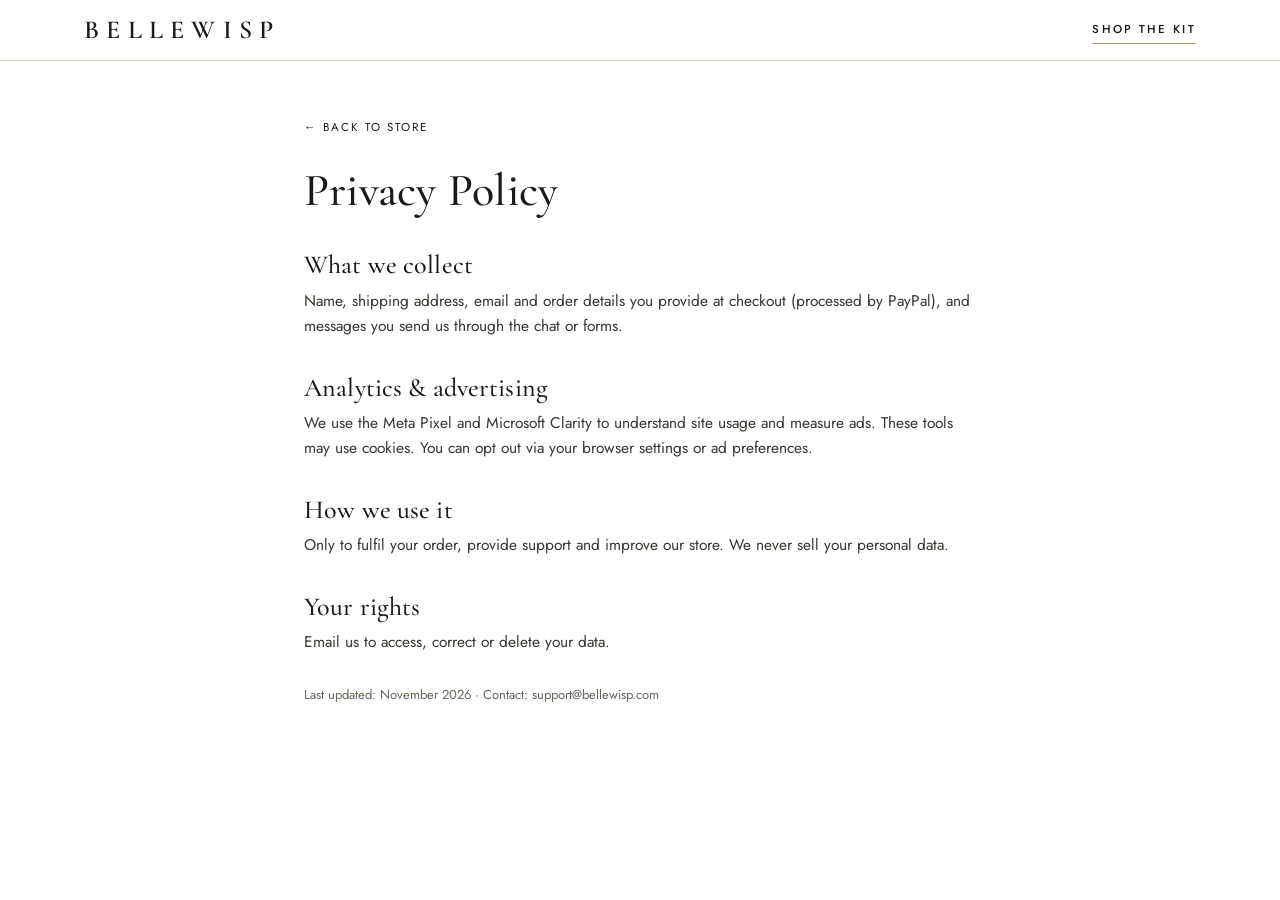
<file: policies/privacy.html>
<!doctype html>
<html lang="en">
<head>
<meta charset="utf-8"><meta name="viewport" content="width=device-width, initial-scale=1">
<title>Privacy Policy — Bellewisp</title>
<meta name="theme-color" content="#111111">
<link rel="preconnect" href="https://fonts.googleapis.com">
<link rel="preconnect" href="https://fonts.gstatic.com" crossorigin>
<link href="https://fonts.googleapis.com/css2?family=Cormorant+Garamond:ital,wght@0,500;0,600;1,500&family=Jost:wght@300;400;500&display=swap" rel="stylesheet">
<link rel="stylesheet" href="../styles.css?v=6">
</head>
<body>
<header>
  <div class="header-in">
    <a class="logo" href="../index.html">Bellewisp</a>
    <a class="header-cta" href="../index.html#offer">Shop the kit</a>
  </div>
</header>
<div class="policy">
<a class="back" href="../index.html">← Back to store</a>
<h1>Privacy Policy</h1>
<h2>What we collect</h2><p>Name, shipping address, email and order details you provide at checkout (processed by PayPal), and messages you send us through the chat or forms.</p><h2>Analytics &amp; advertising</h2><p>We use the Meta Pixel and Microsoft Clarity to understand site usage and measure ads. These tools may use cookies. You can opt out via your browser settings or ad preferences.</p><h2>How we use it</h2><p>Only to fulfil your order, provide support and improve our store. We never sell your personal data.</p><h2>Your rights</h2><p>Email us to access, correct or delete your data.</p>
<p style="margin-top:30px;color:var(--muted);font-size:13px">Last updated: November 2026 · Contact: support@bellewisp.com</p>
</div>
</body>
</html>
</file>
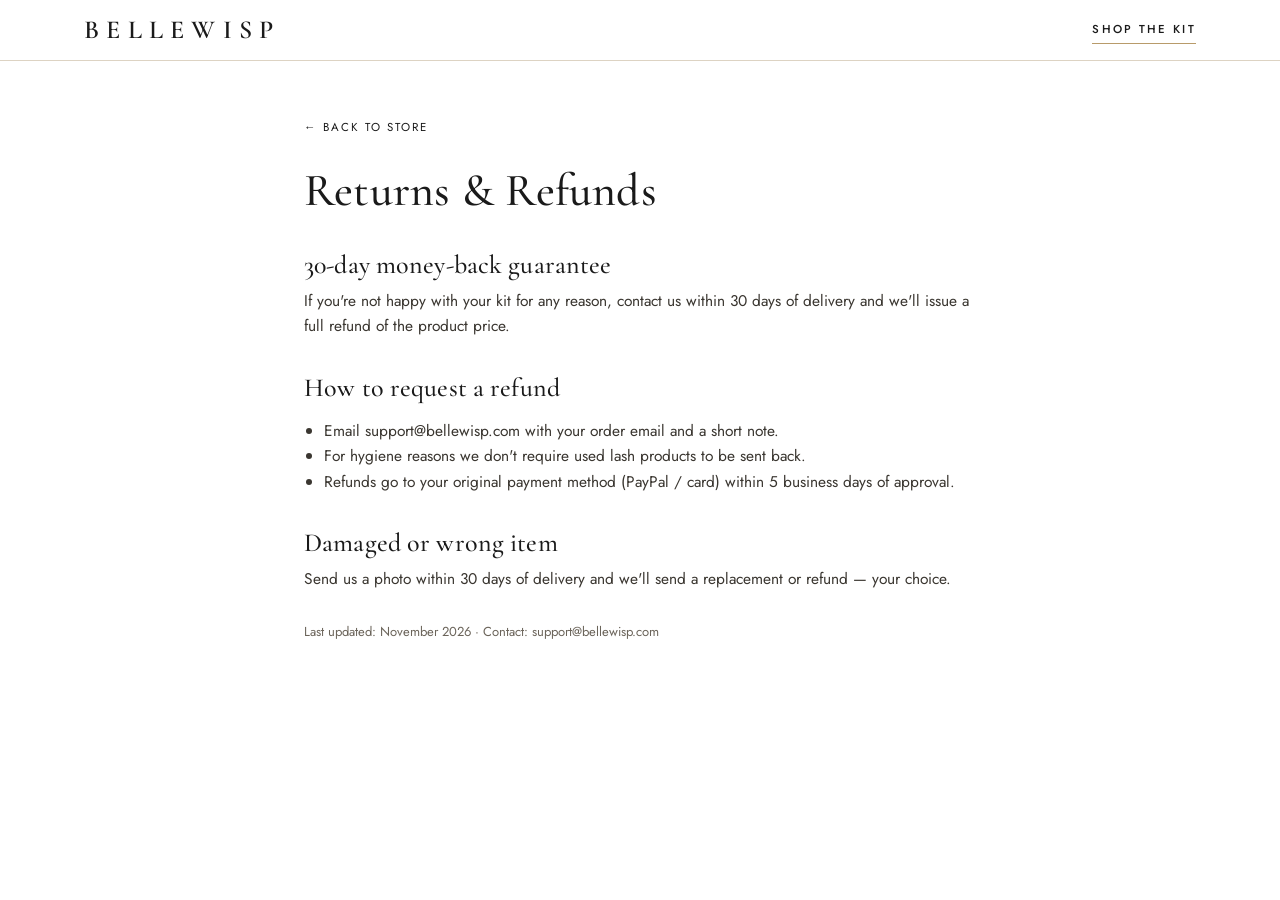
<file: policies/returns.html>
<!doctype html>
<html lang="en">
<head>
<meta charset="utf-8"><meta name="viewport" content="width=device-width, initial-scale=1">
<title>Returns &amp; Refunds — Bellewisp</title>
<meta name="theme-color" content="#111111">
<link rel="preconnect" href="https://fonts.googleapis.com">
<link rel="preconnect" href="https://fonts.gstatic.com" crossorigin>
<link href="https://fonts.googleapis.com/css2?family=Cormorant+Garamond:ital,wght@0,500;0,600;1,500&family=Jost:wght@300;400;500&display=swap" rel="stylesheet">
<link rel="stylesheet" href="../styles.css?v=6">
</head>
<body>
<header>
  <div class="header-in">
    <a class="logo" href="../index.html">Bellewisp</a>
    <a class="header-cta" href="../index.html#offer">Shop the kit</a>
  </div>
</header>
<div class="policy">
<a class="back" href="../index.html">← Back to store</a>
<h1>Returns &amp; Refunds</h1>
<h2>30-day money-back guarantee</h2><p>If you're not happy with your kit for any reason, contact us within 30 days of delivery and we'll issue a full refund of the product price.</p><h2>How to request a refund</h2><ul><li>Email support@bellewisp.com with your order email and a short note.</li><li>For hygiene reasons we don't require used lash products to be sent back.</li><li>Refunds go to your original payment method (PayPal / card) within 5 business days of approval.</li></ul><h2>Damaged or wrong item</h2><p>Send us a photo within 30 days of delivery and we'll send a replacement or refund — your choice.</p>
<p style="margin-top:30px;color:var(--muted);font-size:13px">Last updated: November 2026 · Contact: support@bellewisp.com</p>
</div>
</body>
</html>
</file>
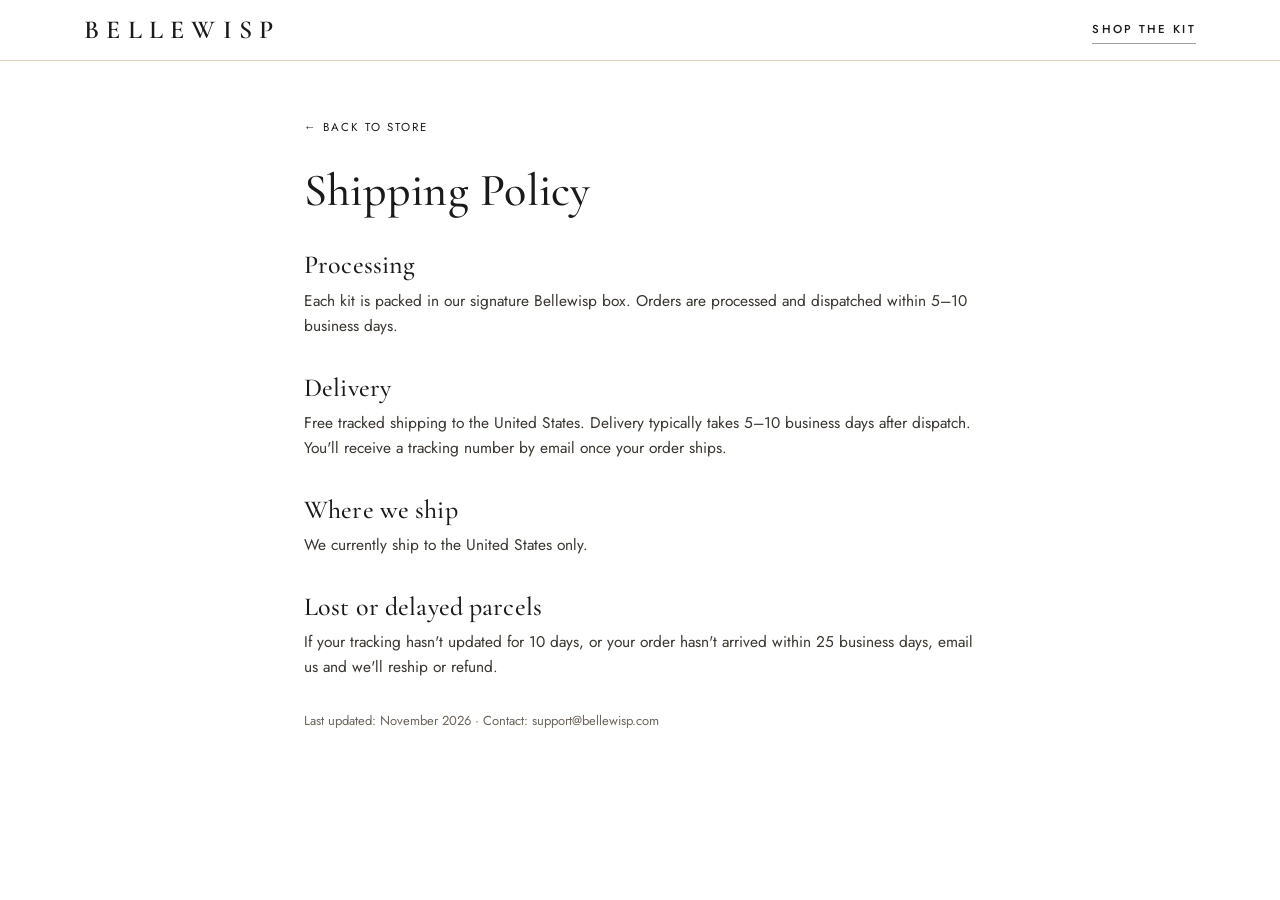
<file: policies/shipping.html>
<!doctype html>
<html lang="en">
<head>
<meta charset="utf-8"><meta name="viewport" content="width=device-width, initial-scale=1">
<title>Shipping Policy — Bellewisp</title>
<meta name="theme-color" content="#111111">
<link rel="preconnect" href="https://fonts.googleapis.com">
<link rel="preconnect" href="https://fonts.gstatic.com" crossorigin>
<link href="https://fonts.googleapis.com/css2?family=Cormorant+Garamond:ital,wght@0,500;0,600;1,500&family=Jost:wght@300;400;500&display=swap" rel="stylesheet">
<link rel="stylesheet" href="../styles.css?v=6">
</head>
<body>
<header>
  <div class="header-in">
    <a class="logo" href="../index.html">Bellewisp</a>
    <a class="header-cta" href="../index.html#offer">Shop the kit</a>
  </div>
</header>
<div class="policy">
<a class="back" href="../index.html">← Back to store</a>
<h1>Shipping Policy</h1>
<h2>Processing</h2><p>Each kit is packed in our signature Bellewisp box. Orders are processed and dispatched within 5&#8288;–&#8288;10 business days.</p><h2>Delivery</h2><p>Free tracked shipping to the United States. Delivery typically takes 5&#8288;–&#8288;10 business days after dispatch. You'll receive a tracking number by email once your order ships.</p><h2>Where we ship</h2><p>We currently ship to the United States only.</p><h2>Lost or delayed parcels</h2><p>If your tracking hasn't updated for 10 days, or your order hasn't arrived within 25 business days, email us and we'll reship or refund.</p>
<p style="margin-top:30px;color:var(--muted);font-size:13px">Last updated: November 2026 · Contact: support@bellewisp.com</p>
</div>
</body>
</html>
</file>
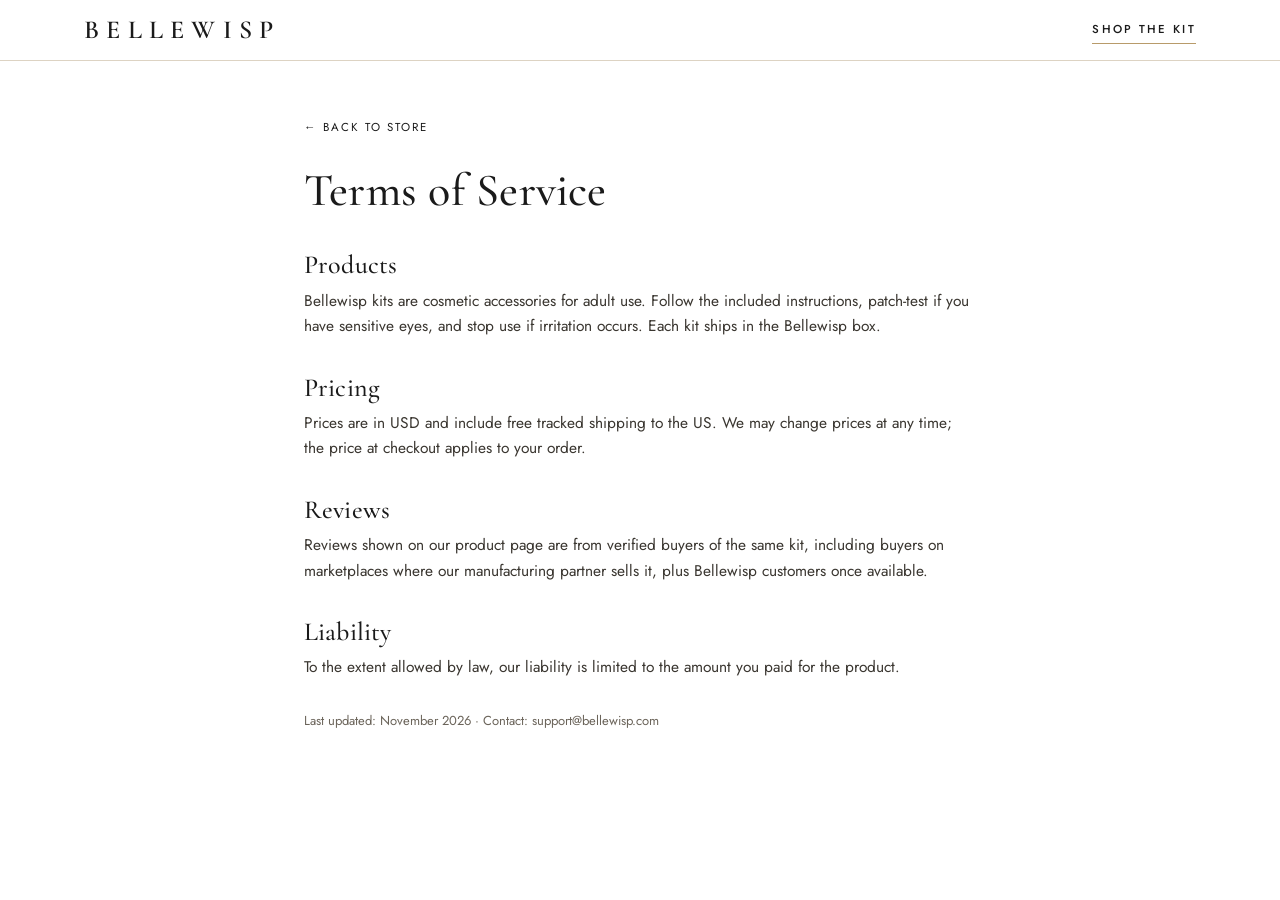
<file: policies/terms.html>
<!doctype html>
<html lang="en">
<head>
<meta charset="utf-8"><meta name="viewport" content="width=device-width, initial-scale=1">
<title>Terms of Service — Bellewisp</title>
<meta name="theme-color" content="#111111">
<link rel="preconnect" href="https://fonts.googleapis.com">
<link rel="preconnect" href="https://fonts.gstatic.com" crossorigin>
<link href="https://fonts.googleapis.com/css2?family=Cormorant+Garamond:ital,wght@0,500;0,600;1,500&family=Jost:wght@300;400;500&display=swap" rel="stylesheet">
<link rel="stylesheet" href="../styles.css?v=6">
</head>
<body>
<header>
  <div class="header-in">
    <a class="logo" href="../index.html">Bellewisp</a>
    <a class="header-cta" href="../index.html#offer">Shop the kit</a>
  </div>
</header>
<div class="policy">
<a class="back" href="../index.html">← Back to store</a>
<h1>Terms of Service</h1>
<h2>Products</h2><p>Bellewisp kits are cosmetic accessories for adult use. Follow the included instructions, patch-test if you have sensitive eyes, and stop use if irritation occurs. Each kit ships in the Bellewisp box.</p><h2>Pricing</h2><p>Prices are in USD and include free tracked shipping to the US. We may change prices at any time; the price at checkout applies to your order.</p><h2>Reviews</h2><p>Reviews shown on our product page are from verified buyers of the same kit, including buyers on marketplaces where our manufacturing partner sells it, plus Bellewisp customers once available.</p><h2>Liability</h2><p>To the extent allowed by law, our liability is limited to the amount you paid for the product.</p>
<p style="margin-top:30px;color:var(--muted);font-size:13px">Last updated: November 2026 · Contact: support@bellewisp.com</p>
</div>
</body>
</html>
</file>
<file: styles.css>
/* Bellewisp — quiet-luxury theme (black box, ivory, champagne gold) */
:root{
  --black:#111111; --ivory:#F7F3EC; --stone:#E9E1D4; --stone-2:#F1EBE1;
  --gold:#B89B6A; --gold-deep:#8A7148; --gold-light:#D9C49C;
  --ink:#1A1A1A; --muted:#6B645A; --line:#DDD3C3; --white:#FFFFFF;
  --serif:'Cormorant Garamond',Georgia,'Times New Roman',serif;
  --sans:'Jost','Helvetica Neue',Arial,sans-serif;
  /* legacy aliases used by inline styles on some pages */
  --gray:var(--muted); --plum:var(--ink); --bg-soft:var(--ivory);
}
*{box-sizing:border-box}
html{scroll-behavior:smooth;-webkit-text-size-adjust:100%}
body{margin:0;background:var(--white);color:var(--ink);font-family:var(--sans);font-size:16px;font-weight:400;line-height:1.65;-webkit-font-smoothing:antialiased;overflow-x:hidden}
img{max-width:100%;height:auto;display:block}
a{color:var(--ink);text-decoration-color:var(--gold);text-underline-offset:3px}
a:hover{color:var(--gold-deep)}
h1,h2,h3{font-family:var(--serif);font-weight:500;color:var(--ink);line-height:1.12;margin:0 0 14px;letter-spacing:.005em}
h1{font-size:58px} h2{font-size:42px} h3{font-size:24px}
h1 em,h2 em{font-style:italic;font-weight:500}
p{margin:0 0 14px}
b,strong{font-weight:500}
.container{max-width:1160px;margin:0 auto;padding:0 24px}
.section{padding:96px 0}
.section.soft{background:var(--ivory)}
.section.stone{background:var(--stone-2)}
.center{text-align:center}
.eyebrow{display:inline-block;font-family:var(--sans);font-size:11.5px;font-weight:500;letter-spacing:.24em;color:var(--muted);text-transform:uppercase;margin-bottom:16px}
.eyebrow::before{content:"";display:inline-block;width:22px;height:1px;background:var(--gold);vertical-align:middle;margin-right:12px}
.center .eyebrow::after{content:"";display:inline-block;width:22px;height:1px;background:var(--gold);vertical-align:middle;margin-left:12px}
.lead{font-size:17.5px;color:var(--muted);margin:0 0 28px;max-width:560px}
.center .lead{margin-left:auto;margin-right:auto}
.rule{width:48px;height:1px;background:var(--gold);border:0;margin:22px auto}
.note{font-size:12.5px;color:var(--muted)}

/* top bar + header */
.topbar{background:var(--black);color:var(--gold-light);text-align:center;font-size:11px;font-weight:500;letter-spacing:.2em;text-transform:uppercase;padding:10px 14px}
header{border-bottom:1px solid var(--line);background:var(--white);position:relative;z-index:5}
.header-in{max-width:1160px;margin:0 auto;padding:16px 24px;display:flex;align-items:center;justify-content:space-between;gap:12px}
.logo{font-family:var(--serif);font-size:26px;font-weight:600;color:var(--ink);text-decoration:none;letter-spacing:.28em;text-transform:uppercase;line-height:1}
.logo span{color:inherit}
.logo:hover{color:var(--ink)}
.header-cta{color:var(--ink);text-decoration:none;font-size:11.5px;font-weight:500;letter-spacing:.2em;text-transform:uppercase;border-bottom:1px solid var(--gold);padding:4px 0}
.header-cta:hover{color:var(--gold-deep)}

/* buttons */
.cta-btn{display:inline-block;background:var(--black);color:var(--ivory);text-decoration:none;font-family:var(--sans);font-weight:500;font-size:13px;letter-spacing:.2em;text-transform:uppercase;border:1px solid var(--black);border-radius:2px;padding:18px 38px;cursor:pointer;transition:background .2s,border-color .2s,color .2s;text-align:center}
.cta-btn:hover{background:var(--gold);border-color:var(--gold);color:var(--black)}
.cta-btn:focus-visible,.picker button:focus-visible,.bundle:focus-visible{outline:2px solid var(--gold);outline-offset:3px}
.cta-sub{font-size:13px;color:var(--muted);margin-top:14px;letter-spacing:.02em}
.stars{color:var(--gold-deep);letter-spacing:2px}

/* hero */
.hero{padding:64px 0 88px;background:var(--ivory)}
.hero-grid{display:grid;grid-template-columns:1fr 1fr;gap:64px;align-items:center}
.hero h1 em{color:var(--ink)}
.hero .lead{margin-top:6px}
.trust-row{display:flex;flex-wrap:wrap;gap:10px 26px;margin-top:34px;padding-top:22px;border-top:1px solid var(--line);font-size:11.5px;letter-spacing:.16em;text-transform:uppercase;color:var(--muted)}
.trust-row span::before{content:"";display:inline-block;width:5px;height:5px;background:var(--gold);transform:rotate(45deg);margin-right:10px;vertical-align:middle}
.hero-img{overflow:hidden;background:var(--stone);aspect-ratio:1/1}
.hero-img{display:block}
.hero-img img{width:100%;height:100%;object-fit:cover}
.rating-pill{display:inline-flex;align-items:center;flex-wrap:wrap;gap:8px;border:1px solid var(--line);background:var(--white);border-radius:2px;padding:7px 14px;font-size:13px;color:var(--muted);margin-bottom:24px}
.rating-pill b{color:var(--ink)}

/* hero buy box (21.11): gallery + price + style + set + checkout above the fold */
.pdp{background:var(--ivory);padding:40px 0 64px}
.pdp-grid{display:grid;grid-template-columns:1.05fr 1fr;gap:56px;align-items:start}
.gallery-wrap{position:sticky;top:16px;min-width:0}
.gallery{display:flex;overflow-x:auto;scroll-snap-type:x mandatory;-webkit-overflow-scrolling:touch;scrollbar-width:none;background:var(--stone);aspect-ratio:4/5}
.gallery::-webkit-scrollbar{display:none}
.gallery figure{flex:0 0 100%;margin:0;scroll-snap-align:start;position:relative}
.gallery img{width:100%;height:100%;object-fit:cover;object-position:50% 38%}
.gallery figcaption{position:absolute;left:12px;bottom:12px;background:rgba(17,17,17,.72);color:var(--ivory);font-size:11px;letter-spacing:.12em;text-transform:uppercase;padding:5px 10px}
.dots{display:flex;justify-content:center;gap:8px;margin-top:12px}
.dots i{width:7px;height:7px;border-radius:50%;background:var(--line);cursor:pointer}
.dots i.on{background:var(--ink)}
.g-note{font-size:11.5px;color:var(--muted);text-align:center;margin:8px 0 0}
.buybox h1{font-size:46px;margin:14px 0 10px}
.buybox .rating-pill{text-decoration:none;margin:0}
.pdp-price{font-family:var(--serif);font-size:34px;font-weight:500;line-height:1.1;margin-bottom:14px}
.pdp-price small{font-family:var(--sans);font-size:13px;color:var(--muted);letter-spacing:.02em;margin-left:6px}
.ticks{list-style:none;margin:0 0 22px;padding:0}
.ticks li{position:relative;padding-left:26px;margin:6px 0;font-size:15px;color:#3A3630}
.ticks li::before{content:"✓";position:absolute;left:0;top:0;color:var(--gold-deep);font-weight:500}
.opt-label{font-size:11.5px;font-weight:500;letter-spacing:.2em;text-transform:uppercase;color:var(--muted);margin:6px 0 10px}
.buybox .picker{justify-content:flex-start;margin:0 0 20px}
.buybox .picker button{flex:1 1 0;min-width:0;padding:10px 8px}
.buybox .bundles{grid-template-columns:1fr;gap:12px;max-width:none;margin:0 0 18px}
.buybox .bundle{display:grid;grid-template-columns:1fr auto;grid-template-areas:"name price" "qty price" "per save";column-gap:12px;align-items:center;text-align:left;padding:16px 18px 14px}
.buybox .bundle h3{grid-area:name;margin:0;font-size:22px}.buybox .bundle .qty-note{grid-area:qty;margin:0}.buybox .bundle .per{grid-area:per;margin:4px 0 0}
.buybox .bundle .price{grid-area:price;font-size:30px;text-align:right}.buybox .bundle .save{grid-area:save;margin:4px 0 0;justify-self:end}
.buybox .bundle .tag{left:18px;transform:none;top:-10px}
.buy-btn{width:100%;font-size:14px;padding:20px 24px}
.buybox .secure{justify-content:flex-start}
.mix-note{font-size:12.5px;color:var(--muted);margin:10px 0 0}.mix-note[hidden]{display:none}
.mini-revs{margin-top:22px;border-top:1px solid var(--line);padding-top:16px;display:grid;gap:12px}
.mini-revs blockquote{margin:0;font-size:14.5px;color:#3A3630;line-height:1.5}
.mini-revs cite{display:block;font-style:normal;font-size:11.5px;color:var(--muted);margin-top:3px;letter-spacing:.03em}
.mini-revs cite::before{content:"★★★★★ ";color:var(--gold-deep);letter-spacing:1px}
.band-btn{margin-top:36px}
.sticky-cta.away{transform:translateY(110%)}
.sticky-cta{transition:transform .25s}
@media (max-width:860px){
  .pdp{padding:0 0 48px}
  .pdp-grid{grid-template-columns:1fr;gap:18px}
  .pdp .container{padding:0}
  .gallery-wrap{position:static}
  .gallery{aspect-ratio:6/5}
  .dots{margin-top:8px}
  .buybox{padding:0 18px}
  .buybox h1{font-size:32px;margin:10px 0 6px}
  .buybox .rating-pill{font-size:12px;padding:5px 10px}
  .pdp-price{font-size:30px;margin-bottom:10px}
  .g-note{padding:0 18px;font-size:10.5px;margin-top:4px}
  /* while the big checkout button is on screen, keep the chat bubble off it */
  body.buy-visible .oxc:not(.open){opacity:0;pointer-events:none}
  .oxc{transition:opacity .2s}
  .ticks li{font-size:14px;margin:4px 0}
}

/* signature box / in the box */
.split{display:grid;grid-template-columns:1fr 1fr;gap:72px;align-items:center}
.split-img{overflow:hidden;background:var(--stone)}
.split-img img{width:100%;height:100%;object-fit:cover}
.split-img.tall{aspect-ratio:4/5}
.contents{list-style:none;margin:26px 0 0;padding:0;border-top:1px solid var(--line)}
.contents li{display:flex;gap:18px;align-items:baseline;padding:16px 0;border-bottom:1px solid var(--line)}
.contents li .n{font-family:var(--serif);font-size:20px;color:var(--gold-deep);min-width:26px}
.contents li b{display:block;font-weight:500;letter-spacing:.02em}
.contents li span{color:var(--muted);font-size:14.5px}

/* how it works */
.steps{display:grid;grid-template-columns:repeat(4,1fr);gap:0;margin-top:44px;border-top:1px solid var(--line);border-bottom:1px solid var(--line)}
.step{padding:30px 26px;border-right:1px solid var(--line);text-align:left}
.step:last-child{border-right:0}
.step b{display:block;font-family:var(--serif);font-size:34px;font-weight:500;color:var(--gold-deep);line-height:1;margin-bottom:14px}
.step h3{font-family:var(--sans);font-size:12px;font-weight:500;letter-spacing:.22em;text-transform:uppercase;margin-bottom:8px}
.step p{margin:0;color:var(--muted);font-size:14.5px}
.how-img{max-width:420px;margin:48px auto 0}
.how-img img{width:100%;aspect-ratio:4/5;object-fit:cover;object-position:center 30%}
.how-img figcaption{font-size:12px;color:var(--muted);margin-top:10px;letter-spacing:.04em}

/* compare */
.compare-wrap{overflow-x:auto;-webkit-overflow-scrolling:touch;margin-top:36px}
.compare{width:100%;border-collapse:collapse;background:var(--white)}
.compare th,.compare td{padding:16px 14px;border-bottom:1px solid var(--line);text-align:center;font-size:14.5px}
.compare th{font-size:11px;font-weight:500;letter-spacing:.18em;text-transform:uppercase;color:var(--muted);border-bottom:1px solid var(--ink)}
.compare th.us{color:var(--ivory);background:var(--black)}
.compare td:first-child,.compare th:first-child{text-align:left;color:var(--muted)}
.compare .us{background:var(--ivory)}
.compare td.us b{font-weight:500}
.yes{color:var(--gold-deep);font-weight:500}.no{color:var(--muted)}

/* styles */
.style-grid{display:grid;grid-template-columns:1fr 1fr;gap:72px;align-items:center}
.style-card{overflow:hidden;background:var(--stone);aspect-ratio:4/5}
.style-card img{width:100%;height:100%;object-fit:cover}
.densities{border-top:1px solid var(--line);margin:22px 0}
.densities p{margin:0;padding:16px 0;border-bottom:1px solid var(--line);color:var(--muted);font-size:15px}
.densities p b{display:block;font-family:var(--serif);font-size:22px;font-weight:500;color:var(--ink)}

/* offer */
#offer{scroll-margin-top:12px}
.picker{display:flex;gap:10px;justify-content:center;flex-wrap:wrap;margin:10px 0 34px}
.picker button{border:1px solid var(--line);background:var(--white);border-radius:2px;padding:12px 22px;font-family:var(--serif);font-weight:500;font-size:19px;color:var(--ink);cursor:pointer;min-width:132px;transition:border-color .2s,background .2s}
.picker button small{display:block;font-family:var(--sans);font-weight:400;color:var(--muted);font-size:11px;letter-spacing:.14em;text-transform:uppercase;margin-top:2px}
.picker button:hover{border-color:var(--gold)}
.picker button.on{border-color:var(--black);background:var(--black);color:var(--ivory)}
.picker button.on small{color:var(--gold-light)}
.bundles{display:grid;grid-template-columns:repeat(3,1fr);gap:20px;max-width:980px;margin:0 auto}
.bundle{position:relative;background:var(--white);border:1px solid var(--line);border-radius:2px;padding:36px 22px 28px;text-align:center;cursor:pointer;transition:border-color .2s,box-shadow .2s}
.bundle:hover{border-color:var(--gold)}
.bundle.selected{border-color:var(--black);box-shadow:inset 0 0 0 1px var(--black)}
.bundle .tag{position:absolute;top:-10px;left:50%;transform:translateX(-50%);background:var(--black);color:var(--gold-light);font-size:10px;font-weight:500;letter-spacing:.2em;padding:4px 12px;white-space:nowrap}
.bundle h3{font-size:28px;margin-bottom:2px}
.bundle .qty-note{color:var(--muted);font-size:13px;margin:0 0 16px;letter-spacing:.02em}
.bundle .price{font-family:var(--serif);font-size:40px;font-weight:500;color:var(--ink);line-height:1.1}
.bundle .per{font-size:12.5px;color:var(--muted);margin-top:6px;letter-spacing:.04em}
.bundle .save{display:inline-block;margin-top:12px;border:1px solid var(--gold);color:var(--gold-deep);font-weight:500;font-size:10.5px;letter-spacing:.16em;text-transform:uppercase;padding:3px 10px}
.offer-cta{text-align:center;margin-top:40px}
.offer-cta .cta-btn{min-width:320px}
.secure{display:flex;justify-content:center;gap:8px 22px;flex-wrap:wrap;font-size:12px;color:var(--muted);margin-top:16px;letter-spacing:.04em}

/* reviews */
.rev-head{display:flex;align-items:flex-end;justify-content:space-between;gap:20px;flex-wrap:wrap;margin-bottom:10px}
.rev-score{font-size:13px;color:var(--muted)}
.rev-score b{font-size:44px;color:var(--ink);font-family:var(--serif);font-weight:500;margin-right:8px;line-height:1}
.rev-source{border-left:1px solid var(--gold);padding:4px 0 4px 16px;font-size:14px;color:var(--muted);margin:20px 0 26px;max-width:720px}
.rev-filter{display:flex;gap:8px;flex-wrap:wrap;margin-bottom:24px}
.rev-filter button{border:1px solid var(--line);background:var(--white);border-radius:2px;padding:7px 14px;font-size:12px;letter-spacing:.06em;cursor:pointer;font-family:var(--sans);color:var(--ink)}
.rev-filter button:hover{border-color:var(--gold)}
.rev-filter button.on{background:var(--black);color:var(--ivory);border-color:var(--black)}
.rev-grid{columns:3 280px;column-gap:18px}
.rev{break-inside:avoid;background:var(--white);border:1px solid var(--line);border-radius:2px;padding:20px 20px 16px;margin:0 0 18px}
.rev .top{display:flex;justify-content:space-between;gap:10px;font-size:12px;color:var(--muted);margin-bottom:8px}
.rev p{margin:6px 0 10px;font-size:15px;overflow-wrap:anywhere}
.rev .meta{font-size:11.5px;color:var(--muted);letter-spacing:.03em}
.rev .meta b{color:var(--ink);font-weight:500}
.more-btn{display:block;margin:14px auto 0;background:transparent;border:1px solid var(--ink);color:var(--ink);font-weight:500;font-size:12px;letter-spacing:.2em;text-transform:uppercase;border-radius:2px;padding:14px 28px;cursor:pointer;font-family:var(--sans)}
.more-btn:hover{background:var(--black);color:var(--ivory)}

/* faq */
.faq{max-width:780px;margin:32px auto 0;border-top:1px solid var(--line)}
.faq details{border-bottom:1px solid var(--line);padding:20px 4px}
.faq summary{font-family:var(--serif);font-size:21px;font-weight:500;color:var(--ink);cursor:pointer;list-style:none;display:flex;justify-content:space-between;gap:16px}
.faq summary::-webkit-details-marker{display:none}
.faq summary::after{content:"+";font-family:var(--sans);font-weight:300;color:var(--gold-deep);font-size:22px;line-height:1.1}
.faq details[open] summary::after{content:"–"}
.faq p{margin:12px 0 0;color:var(--muted);font-size:15px}

/* guarantee */
.guarantee{display:flex;gap:28px;align-items:center;max-width:820px;margin:0 auto;border:1px solid var(--line);padding:32px 34px;background:var(--white)}
.guarantee .seal{flex:none;width:92px;height:92px;border-radius:50%;border:1px solid var(--gold);color:var(--ink);display:flex;flex-direction:column;align-items:center;justify-content:center;font-family:var(--serif);font-weight:500;font-size:32px;line-height:1}
.guarantee .seal small{font-family:var(--sans);font-size:9.5px;letter-spacing:.2em;margin-top:5px;color:var(--muted)}
.guarantee h3{font-size:26px}

/* footer */
footer{background:var(--black);color:#CFC6B8;padding:56px 0 100px;font-size:13px}
footer .f-logo{font-family:var(--serif);font-size:24px;font-weight:600;letter-spacing:.28em;color:var(--gold-light);margin-bottom:22px;text-transform:uppercase}
footer a{color:var(--ivory);margin-right:22px;text-decoration:none;font-size:11.5px;letter-spacing:.18em;text-transform:uppercase;display:inline-block;padding:4px 0}
footer a:hover{color:var(--gold-light)}
footer .disc{font-size:12px;color:#A39A8C;margin-top:18px;max-width:760px}

/* sticky (mobile) */
.sticky-cta{display:none}

/* upsell modal */
.up-bg{position:fixed;inset:0;background:rgba(17,17,17,.6);z-index:300;display:flex;align-items:center;justify-content:center;padding:16px}
.up-bg[hidden]{display:none}
.up{position:relative;background:var(--ivory);border-radius:2px;max-width:440px;width:100%;padding:30px 26px 22px;box-shadow:0 30px 80px rgba(0,0,0,.3);max-height:calc(100vh - 32px);max-height:calc(100dvh - 32px);overflow-y:auto;-webkit-overflow-scrolling:touch;overscroll-behavior:contain}
.up h3{font-size:28px}
.up p{color:var(--muted);font-size:15px;margin:0 0 18px}
.up-opt{display:flex;justify-content:space-between;align-items:center;gap:12px;width:100%;border:1px solid var(--line);background:var(--white);border-radius:2px;padding:14px 16px;margin-bottom:10px;cursor:pointer;font-family:var(--sans);text-align:left;color:var(--ink)}
.up-opt:hover{border-color:var(--black)}
.up-opt b{font-family:var(--serif);font-size:20px;font-weight:500}.up-opt small{display:block;color:var(--muted);font-size:12.5px}
.up-opt .pr{font-family:var(--serif);font-weight:500;font-size:24px}
.up-no{display:block;width:100%;background:none;border:none;color:var(--muted);text-decoration:underline;text-underline-offset:3px;cursor:pointer;margin-top:6px;font-family:var(--sans);font-size:13px;padding:8px}
.up-x{position:absolute;top:4px;right:4px;width:44px;height:44px;border:none;background:none;font-size:30px;line-height:1;color:var(--ink);cursor:pointer}
.up h3{padding-right:28px}
/* short screens (Instagram/Facebook in-app browser): keep the whole popup visible */
@media (max-height:620px){.up{padding:22px 18px 14px}.up h3{font-size:23px}.up p{font-size:13.5px;margin-bottom:12px}.up-opt{padding:10px 12px;margin-bottom:8px}.up-opt b{font-size:18px}.up-opt .pr{font-size:21px}}

/* advertorial */
.art{max-width:720px;margin:0 auto;padding:44px 24px 80px}
.art .disclose{font-size:12px;color:var(--muted);border:1px solid var(--line);padding:8px 12px;margin-bottom:26px;letter-spacing:.02em}
.art h1{font-size:44px}
.art .byline{color:var(--muted);font-size:11.5px;letter-spacing:.18em;text-transform:uppercase;margin-bottom:28px}
.art h2{font-size:30px;margin-top:44px}
.art p{font-size:17px}
.art figure{margin:26px 0}
.art img{width:100%}
.art figcaption{font-size:12px;color:var(--muted);margin-top:8px}
.art .box{background:var(--ivory);border:1px solid var(--line);padding:32px 24px;margin:40px 0;text-align:center}
.art .box h3{font-size:28px}

/* policy pages */
.policy{max-width:720px;margin:0 auto;padding:52px 24px 72px}
.policy h1{font-size:46px}
.policy h2{font-size:26px;margin:34px 0 8px}
.policy p,.policy li{font-size:15.5px;color:#3A3630}
.policy ul{padding-left:20px}
.back{display:inline-block;margin-bottom:28px;font-size:11.5px;letter-spacing:.18em;text-transform:uppercase;text-decoration:none}

/* chat widget */
.oxc{position:fixed;right:18px;bottom:20px;z-index:200;font-family:var(--sans)}
.oxc-btn{display:flex;align-items:center;gap:8px;background:var(--black);color:var(--ivory);border:1px solid var(--gold);border-radius:999px;padding:12px 18px 12px 14px;font-weight:500;font-size:12px;letter-spacing:.12em;text-transform:uppercase;cursor:pointer;box-shadow:0 8px 24px rgba(17,17,17,.25)}
.oxc-btn svg{color:var(--gold-light)}
.oxc.open .oxc-btn{display:none}
.oxc-panel{width:340px;max-width:calc(100vw - 32px);background:var(--white);border-radius:4px;box-shadow:0 16px 48px rgba(17,17,17,.28);overflow:hidden}
.oxc-panel[hidden]{display:none}
.oxc-head{display:flex;justify-content:space-between;align-items:flex-start;gap:10px;background:var(--black);color:var(--ivory);padding:16px}
.oxc-head b{display:block;font-family:var(--serif);font-size:19px;font-weight:500}.oxc-head span{display:block;font-size:12px;color:#BDB3A3;margin-top:2px}
.oxc-x{background:none;border:none;color:var(--ivory);font-size:24px;line-height:1;cursor:pointer}
.oxc-body{padding:14px 16px 16px;background:var(--ivory)}
.oxc-msg{background:var(--white);border:1px solid var(--line);border-radius:4px;padding:10px 12px;font-size:14px;margin-bottom:10px}
.oxc-quick{display:flex;flex-wrap:wrap;gap:6px;margin-bottom:10px}.oxc-quick[hidden]{display:none}
.oxc-quick button{background:var(--white);border:1px solid var(--line);color:var(--ink);border-radius:2px;padding:6px 10px;font-size:12.5px;cursor:pointer;font-family:var(--sans)}
.oxc-quick button:hover{border-color:var(--gold)}
.oxc-form[hidden]{display:none}
.oxc-in{width:100%;border:1px solid var(--line);border-radius:2px;padding:10px 12px;font:inherit;font-size:16px;margin-bottom:8px;background:var(--white);resize:vertical}
.oxc-hp{position:absolute;left:-9999px;width:1px;height:1px;opacity:0}
.oxc-send{width:100%;background:var(--black);color:var(--ivory);border:none;border-radius:2px;padding:12px;font-weight:500;font-size:12px;letter-spacing:.18em;text-transform:uppercase;cursor:pointer;font-family:var(--sans)}
.oxc-send:hover{background:var(--gold);color:var(--black)}
.oxc-send:disabled{opacity:.7}
.oxc-err{color:#9B2C2C;font-size:12.5px;margin-top:6px}.oxc-err[hidden]{display:none}
.oxc-done{background:var(--white);border-radius:4px;padding:12px;font-size:14px}.oxc-done[hidden]{display:none}

/* responsive */
@media (max-width:960px){
  h1{font-size:44px} h2{font-size:34px}
  .section{padding:72px 0}
  .hero-grid,.style-grid,.split{grid-template-columns:1fr;gap:36px}
  .steps{grid-template-columns:1fr 1fr}
  .step:nth-child(2){border-right:0}
  .step:nth-child(-n+2){border-bottom:1px solid var(--line)}
}
@media (max-width:860px){
  .container{padding:0 18px}
  .header-in{padding:14px 18px}
  .hero{padding:28px 0 60px}
  /* 20.11 Clarity: 50% left before 10% scroll — headline + price + CTA first, image after (tappable → offer) */
  .hero-grid{gap:28px}
  .hero-img{aspect-ratio:4/3}
  .bundles{grid-template-columns:1fr;gap:16px}
  .bundle{display:grid;grid-template-columns:1fr auto;grid-template-areas:"name price" "qty price" "per save";column-gap:12px;align-items:center;text-align:left;padding:22px 18px 18px}
  .bundle h3{grid-area:name;margin:0;font-size:24px}.bundle .qty-note{grid-area:qty;margin:0}.bundle .per{grid-area:per;margin:6px 0 0}
  .bundle .price{grid-area:price;font-size:32px;text-align:right}.bundle .save{grid-area:save;margin:6px 0 0;justify-self:end}
  .bundle .tag{left:18px;transform:none;top:-10px}
  .offer-cta .cta-btn{min-width:0;width:100%}
  .compare th,.compare td{padding:12px 8px;font-size:13px}
  .compare th{font-size:9.5px;letter-spacing:.1em}
  .guarantee{flex-direction:column;text-align:center;padding:28px 22px}
  .sticky-cta{display:flex;position:fixed;left:0;right:0;bottom:0;z-index:50;background:var(--white);border-top:1px solid var(--line);padding:10px 14px;gap:12px;align-items:center;justify-content:space-between;box-shadow:0 -6px 20px rgba(17,17,17,.06)}
  .sticky-cta .p{font-family:var(--serif);font-weight:500;color:var(--ink);font-size:24px;line-height:1.1;min-width:0}
  .sticky-cta .p small{display:block;font-family:var(--sans);font-weight:400;color:var(--muted);font-size:11.5px;white-space:nowrap;overflow:hidden;text-overflow:ellipsis}
  .sticky-cta .cta-btn{padding:14px 20px;font-size:12px;flex:none}
  .oxc{bottom:84px;right:12px}.oxc-btn-label{display:none}.oxc-btn{padding:13px}
  /* open chat on a phone: full-width sheet above everything, scrollable, so the keyboard never hides Send */
  .oxc.open{left:8px;right:8px;bottom:8px;top:auto;z-index:300}
  .oxc.open .oxc-panel{width:auto;max-width:none;max-height:calc(100dvh - 16px);display:flex;flex-direction:column}
  .oxc.open .oxc-body{overflow-y:auto;-webkit-overflow-scrolling:touch}
  html.oxc-lock .sticky-cta{display:none}
}
@media (max-width:560px){
  h1{font-size:38px} h2{font-size:30px}
  .section{padding:60px 0}
  .lead{font-size:16px}
  .topbar{font-size:9.5px;letter-spacing:.14em;padding:9px 10px}
  .logo{font-size:21px;letter-spacing:.24em}
  .header-cta{font-size:10.5px;letter-spacing:.16em}
  .cta-btn{padding:17px 24px}
  .hero .cta-btn{width:100%}
  .trust-row{gap:10px 18px;font-size:10.5px;letter-spacing:.12em}
  .step{padding:22px 14px}
  .step b{font-size:28px;margin-bottom:10px}
  .step p{font-size:13.5px}
  .hide-sm{display:none}
  .picker button{min-width:0;flex:1 1 0;padding:10px 6px;font-size:17px}
  .picker button small{font-size:9.5px;letter-spacing:.08em}
  .faq summary{font-size:19px}
  .art h1{font-size:34px}.art h2{font-size:26px}
  .policy h1{font-size:38px}
}

/* small verified-review toast — bottom-left, never wider than ~260px, never over the chat bubble */
.proof-toast{position:fixed;left:14px;bottom:20px;z-index:150;width:260px;max-width:calc(100vw - 100px);background:var(--white);border:1px solid var(--line);border-radius:2px;box-shadow:0 10px 30px rgba(17,17,17,.14);padding:10px 30px 10px 12px;animation:proof-in .35s ease}
@keyframes proof-in{from{transform:translateY(12px);opacity:0}to{transform:none;opacity:1}}
.proof-toast[hidden]{display:none}
.proof-stars{color:var(--gold);font-size:11px;letter-spacing:.08em}
.proof-toast p{font-size:12.5px;line-height:1.35;color:var(--ink);margin:3px 0 4px;display:-webkit-box;-webkit-line-clamp:3;-webkit-box-orient:vertical;overflow:hidden}
.proof-who{font-size:10.5px;color:var(--muted);letter-spacing:.02em}
.proof-close{position:absolute;top:0;right:0;width:32px;height:32px;background:none;border:none;font-size:18px;line-height:1;color:var(--muted);cursor:pointer}
@media (max-width:860px){.proof-toast{bottom:84px;left:10px;width:236px}}
</file>
